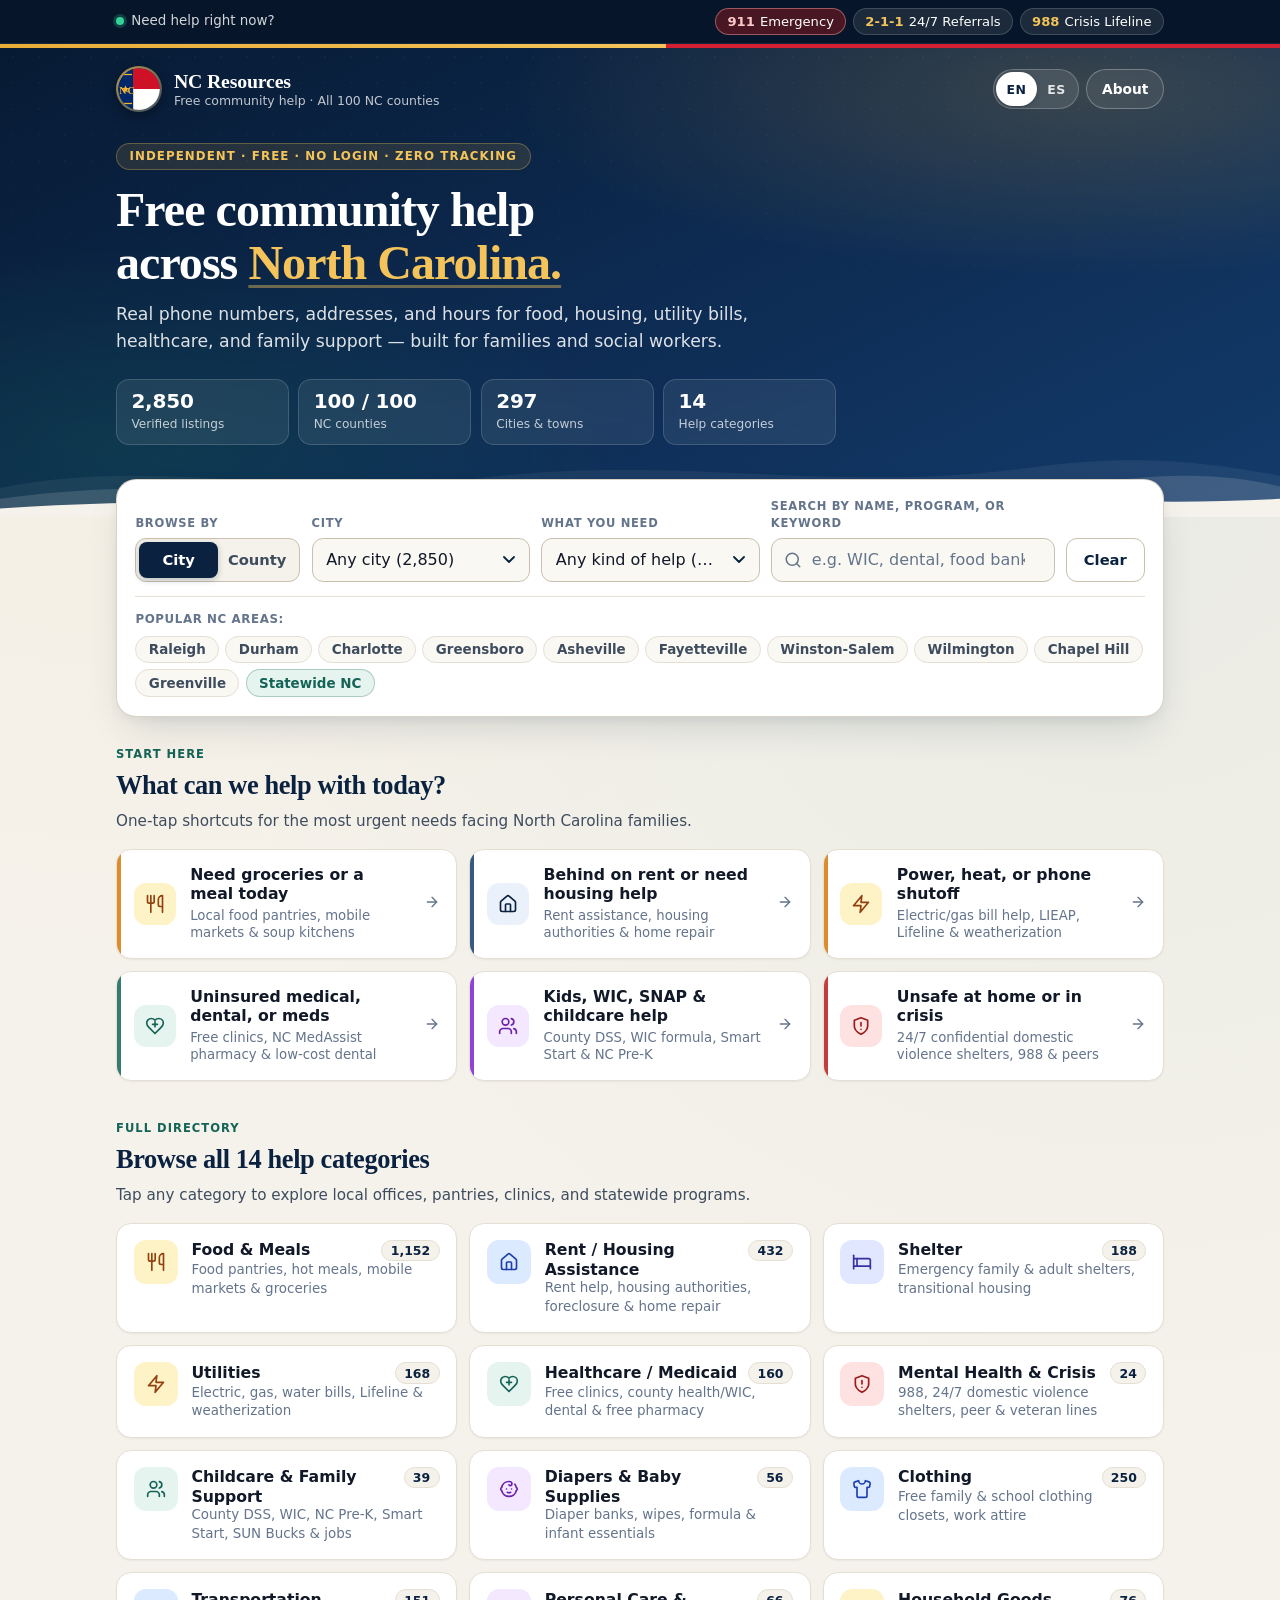
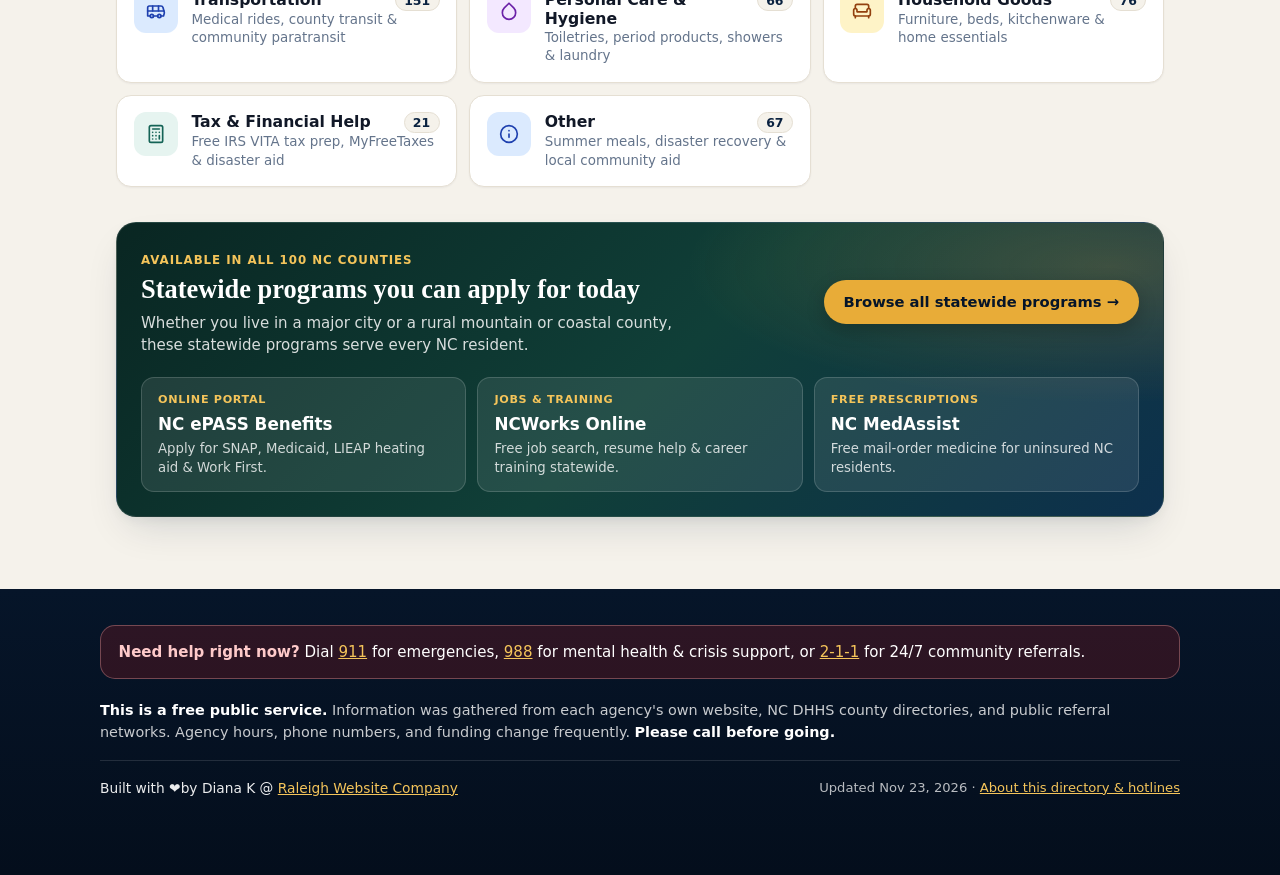
<file: index.html>
<!DOCTYPE html>
<html lang="en">
<head>
<meta charset="UTF-8" />
<meta name="viewport" content="width=device-width, initial-scale=1, maximum-scale=1, user-scalable=no, viewport-fit=cover" />
<meta name="theme-color" content="#081C36" />
<meta name="color-scheme" content="light" />
<meta name="description" content="Free directory of 2,850+ verified food, shelter, rent &amp; utility help, mental health crisis lines, childcare, WIC, dental &amp; medical clinics across all 100 North Carolina counties." />
<meta name="robots" content="index, follow" />
<meta property="og:title" content="NC Resources — Free help across all 100 North Carolina counties" />
<meta property="og:description" content="Find free food, shelter, rent &amp; utility help, crisis support, childcare, diapers, transportation, and healthcare across North Carolina." />
<meta property="og:type" content="website" />
<meta property="og:url" content="https://nc-resources.org" />
<meta property="og:site_name" content="NC Resources" />
<meta property="og:locale" content="en_US" />
<meta name="twitter:card" content="summary" />
<meta name="twitter:title" content="NC Resources — Free help across North Carolina" />
<meta name="twitter:description" content="Free directory of 2,850+ verified community resources across all 100 North Carolina counties." />
<link rel="canonical" href="https://nc-resources.org/" />
<title>NC Resources — Free help across North Carolina</title>
<link rel="icon" href="/favicon.svg" type="image/svg+xml" />
<link rel="manifest" href="/manifest.webmanifest" />
<link rel="stylesheet" href="/styles.css?v=6" />
<link rel="preload" href="/data.json" as="fetch" type="application/json" crossorigin="anonymous" />
<script type="application/ld+json">
{
  "@context": "https://schema.org",
  "@graph": [
    {
      "@type": "Organization",
      "@id": "https://nc-resources.org/#organization",
      "name": "NC Resources",
      "url": "https://nc-resources.org/",
      "logo": {
        "@type": "ImageObject",
        "url": "https://nc-resources.org/favicon.svg"
      },
      "description": "Free, independent public service directory of verified community assistance programs across all 100 North Carolina counties.",
      "areaServed": {
        "@type": "State",
        "name": "North Carolina"
      },
      "knowsLanguage": ["en", "es"]
    },
    {
      "@type": "WebSite",
      "@id": "https://nc-resources.org/#website",
      "url": "https://nc-resources.org/",
      "name": "NC Resources",
      "description": "Free directory of 2,850+ verified food, shelter, rent & utility help, mental health crisis lines, childcare, WIC, dental & medical clinics across all 100 North Carolina counties.",
      "inLanguage": ["en-US", "es-US"],
      "isAccessibleForFree": true,
      "publisher": {
        "@id": "https://nc-resources.org/#organization"
      },
      "potentialAction": {
        "@type": "SearchAction",
        "target": {
          "@type": "EntryPoint",
          "urlTemplate": "https://nc-resources.org/?q={search_term_string}"
        },
        "query-input": "required name=search_term_string"
      }
    },
    {
      "@type": "CollectionPage",
      "@id": "https://nc-resources.org/#webpage",
      "url": "https://nc-resources.org/",
      "name": "NC Resources — Free help across North Carolina",
      "description": "Free directory of 2,850+ verified food, shelter, rent & utility help, mental health crisis lines, childcare, WIC, dental & medical clinics across all 100 North Carolina counties.",
      "inLanguage": ["en-US", "es-US"],
      "isAccessibleForFree": true,
      "isPartOf": {
        "@id": "https://nc-resources.org/#website"
      },
      "about": {
        "@id": "https://nc-resources.org/#organization"
      }
    }
  ]
}
</script>
</head>
<body>

<a class="skip-link" href="#app" data-i18n="skipLink">Skip to search &amp; filters</a>

<div class="urgent-bar" role="region" aria-label="24/7 Urgent Help">
  <div class="urgent-bar-inner">
    <span class="urgent-label">
      <span class="live-dot" aria-hidden="true"></span>
      <span data-i18n="urgentLabel">Need help right now?</span>
    </span>
    <div class="urgent-links">
      <a href="tel:911" class="urgent-pill urgent-911"><strong>911</strong> <span data-i18n="urgent911">Emergency</span></a>
      <a href="tel:211" class="urgent-pill"><strong>2-1-1</strong> <span data-i18n="urgent211">24/7 Referrals</span></a>
      <a href="tel:988" class="urgent-pill"><strong>988</strong> <span data-i18n="urgent988">Crisis Lifeline</span></a>
    </div>
  </div>
</div>

<header class="hero">
  <div class="hero-accent" aria-hidden="true"></div>
  <div class="hero-glow" aria-hidden="true"></div>

  <div class="hero-inner">
    <a href="/" class="brand" aria-label="NC Resources home">
      <span class="brand-halo">
        <img src="/favicon.svg" class="brand-logo" width="44" height="44" alt="" aria-hidden="true" />
      </span>
      <span class="brand-text">
        <strong>NC Resources</strong>
        <em data-i18n="brandTagline">Free community help · All 100 NC counties</em>
      </span>
    </a>
    <nav class="hero-nav" aria-label="Primary">
      <button type="button" class="nav-saved is-hidden" id="navSavedBtn" aria-label="View saved list">
        <svg viewBox="0 0 24 24" width="16" height="16" fill="currentColor" aria-hidden="true"><path d="M19 21l-7-5-7 5V5a2 2 0 0 1 2-2h10a2 2 0 0 1 2 2z"/></svg>
        <span data-i18n="navSaved">Saved</span>
        <span class="saved-badge" id="navSavedCount">0</span>
      </button>
      <div class="lang-switch" role="group" aria-label="Language">
        <button type="button" class="lang-btn is-active" data-lang="en" aria-pressed="true">EN</button>
        <button type="button" class="lang-btn" data-lang="es" aria-pressed="false">ES</button>
      </div>
      <a class="nav-link" href="/about.html" data-i18n="navAbout">About</a>
    </nav>
  </div>

  <div class="hero-copy">
    <div class="hero-eyebrow" data-i18n="heroEyebrow">Independent · Free · No Login · Zero Tracking</div>
    <h1 class="lede">
      <span data-i18n="heroTitleLead">Free community help across</span>
      <span class="lede-accent" data-i18n="heroTitleAccent">North Carolina.</span>
    </h1>
    <p class="lede-sub" data-i18n="heroSub">Real phone numbers, addresses, and hours for food, housing, utility bills, healthcare, and family support — built for families and social workers.</p>

    <div class="hero-metrics" aria-label="Directory coverage">
      <div class="metric-card">
        <strong id="statTotal">2,850</strong>
        <span data-i18n="statPrograms">Verified listings</span>
      </div>
      <div class="metric-card">
        <strong>100 / 100</strong>
        <span data-i18n="statCounties">NC counties</span>
      </div>
      <div class="metric-card">
        <strong id="statCities">297</strong>
        <span data-i18n="statCities">Cities &amp; towns</span>
      </div>
      <div class="metric-card">
        <strong id="statBuckets">14</strong>
        <span data-i18n="statCategories">Help categories</span>
      </div>
    </div>
  </div>

  <svg class="hero-ridge" viewBox="0 0 1440 120" preserveAspectRatio="none" aria-hidden="true">
    <path class="ridge-back" d="M0,76 C180,28 340,95 540,62 C760,26 940,86 1160,46 C1290,22 1380,44 1440,58 L1440,120 L0,120 Z"/>
    <path class="ridge-mid" d="M0,92 C220,52 400,104 640,74 C860,46 1060,96 1260,64 C1350,50 1410,64 1440,74 L1440,120 L0,120 Z"/>
    <path class="ridge-front" d="M0,106 C280,82 520,114 820,94 C1060,78 1260,106 1440,92 L1440,120 L0,120 Z"/>
  </svg>
</header>

<main id="app">
  <noscript>
    <div class="noscript-fallback">
      <p><strong>This directory needs JavaScript to filter listings.</strong></p>
      <p>For free 24/7 community-help referrals across NC, dial <a href="tel:211">2-1-1</a>. For mental health crisis support, call or text <a href="tel:988">988</a>. For emergencies, dial <a href="tel:911">911</a>.</p>
    </div>
  </noscript>

  <section class="filters-shell" aria-label="Filter agencies">
    <div class="filters">
      <div class="field field-mode">
        <span class="field-label" id="placeTypeLabel" data-i18n="labelWhere">Browse by</span>
        <div class="segmented" role="group" aria-labelledby="placeTypeLabel">
          <button type="button" class="seg-btn is-active" data-place-type="city" aria-pressed="true" data-i18n="optCity">City</button>
          <button type="button" class="seg-btn" data-place-type="county" aria-pressed="false" data-i18n="optCounty">County</button>
        </div>
        <select id="placeType" class="visually-hidden" aria-labelledby="placeTypeLabel" tabindex="-1">
          <option value="city">City</option>
          <option value="county">County</option>
        </select>
      </div>

      <label class="field grow">
        <span class="field-label" id="placeValueLabel" data-i18n="optCity">City</span>
        <select id="placeValue" aria-labelledby="placeValueLabel">
          <option value="">Any city</option>
        </select>
      </label>

      <label class="field grow">
        <span class="field-label" id="bucketLabel" data-i18n="labelNeed">What you need</span>
        <select id="bucket" aria-labelledby="bucketLabel">
          <option value="">Any kind of help</option>
        </select>
      </label>

      <label class="field grow search-field">
        <span class="field-label" id="searchLabel" data-i18n="labelSearch">Search by name, program, or keyword</span>
        <span class="search-wrap">
          <svg class="search-icon" viewBox="0 0 24 24" width="18" height="18" fill="none" stroke="currentColor" stroke-width="2" stroke-linecap="round" stroke-linejoin="round" aria-hidden="true"><circle cx="11" cy="11" r="8"/><path d="m21 21-4.3-4.3"/></svg>
          <input id="search" type="search" autocomplete="off" inputmode="search" aria-labelledby="searchLabel" placeholder="e.g. WIC, dental, food bank, rent, shelter" />
        </span>
      </label>

      <button id="clear" class="btn-clear" type="button" aria-label="Clear all filters" data-i18n="btnClear">Clear</button>
    </div>

    <div class="quick-places" id="quickPlaces" aria-label="Quick select area">
      <span class="quick-label" data-i18n="quickAreas">Popular NC areas:</span>
      <div class="quick-chips" id="quickPlaceChips"></div>
    </div>
  </section>

  <div class="print-header" id="printHeader" aria-hidden="true"></div>

  <section class="toolbar is-hidden" id="toolbar">
    <div class="toolbar-top">
      <div class="status" id="status" role="status" aria-live="polite"></div>
      <div class="toolbar-actions">
        <button type="button" id="allCategoriesBtn" class="tool-btn" data-i18n="btnAllCategories">All categories</button>
        <button type="button" id="copyListBtn" class="tool-btn is-hidden" data-i18n="btnCopySaved">Copy saved list</button>
        <button type="button" id="printBtn" class="tool-btn tool-btn-primary">
          <svg viewBox="0 0 24 24" width="15" height="15" fill="none" stroke="currentColor" stroke-width="2" stroke-linecap="round" stroke-linejoin="round" aria-hidden="true"><polyline points="6 9 6 2 18 2 18 9"/><path d="M6 18H4a2 2 0 0 1-2-2v-5a2 2 0 0 1 2-2h16a2 2 0 0 1 2 2v5a2 2 0 0 1-2 2h-2"/><rect width="12" height="8" x="6" y="14"/></svg>
          <span data-i18n="btnPrint">Print list</span>
        </button>
      </div>
    </div>
    <div class="toolbar-bottom">
      <div class="active-pills" id="activePills"></div>
      <div class="quick-toggles" role="group" aria-label="Refine results">
        <button type="button" class="refine-pill" id="toggleVerified" aria-pressed="false" data-i18n="refineVerified">Verified recently</button>
        <button type="button" class="refine-pill" id="togglePhone" aria-pressed="false" data-i18n="refinePhone">Has phone</button>
        <button type="button" class="refine-pill" id="toggleWebsite" aria-pressed="false" data-i18n="refineWebsite">Has website</button>
        <button type="button" class="refine-pill" id="toggleNoSsn" aria-pressed="false" data-i18n="refineNoSsn">No SSN required</button>
        <button type="button" class="refine-pill refine-pill-ssn" id="toggleOnlySsn" aria-pressed="false" data-i18n="refineOnlySsn">Requires SSN</button>
      </div>
    </div>
  </section>

  <section class="home-discovery" id="homeDiscovery" aria-label="Explore help">
    <div class="scenarios-block">
      <div class="section-head">
        <span class="section-kicker" data-i18n="scenariosKicker">Start here</span>
        <h2 data-i18n="scenariosHeading">What can we help with today?</h2>
        <p data-i18n="scenariosSub">One-tap shortcuts for the most urgent needs facing North Carolina families.</p>
      </div>
      <div class="scenarios-grid" id="scenariosGrid"></div>
    </div>

    <div class="categories-block">
      <div class="section-head">
        <span class="section-kicker" data-i18n="browseKicker">Full directory</span>
        <h2 data-i18n="browseHeading">Browse all 14 help categories</h2>
        <p data-i18n="browseSub">Tap any category to explore local offices, pantries, clinics, and statewide programs.</p>
      </div>
      <div class="category-grid" id="categoryGrid"></div>
    </div>

    <div class="statewide-spotlight">
      <div class="spotlight-top">
        <div class="spotlight-copy">
          <span class="spotlight-eyebrow" data-i18n="spotlightEyebrow">Available in all 100 NC counties</span>
          <h3 data-i18n="spotlightTitle">Statewide programs you can apply for today</h3>
          <p data-i18n="spotlightSub">Whether you live in a major city or a rural mountain or coastal county, these statewide programs serve every NC resident.</p>
        </div>
        <button type="button" class="spotlight-btn" id="viewStatewideBtn" data-i18n="spotlightBtn">Browse all statewide programs →</button>
      </div>

      <div class="spotlight-cards">
        <a href="https://epass.nc.gov/" target="_blank" rel="noopener" class="mini-spot">
          <span class="mini-spot-tag" data-i18n="spotTag1">Online Portal</span>
          <strong>NC ePASS Benefits</strong>
          <span data-i18n="spotDesc1">Apply for SNAP, Medicaid, LIEAP heating aid &amp; Work First.</span>
        </a>
        <a href="https://www.ncworks.gov/" target="_blank" rel="noopener" class="mini-spot">
          <span class="mini-spot-tag" data-i18n="spotTag2">Jobs &amp; Training</span>
          <strong>NCWorks Online</strong>
          <span data-i18n="spotDesc2">Free job search, resume help &amp; career training statewide.</span>
        </a>
        <a href="tel:+18663311348" class="mini-spot">
          <span class="mini-spot-tag" data-i18n="spotTag3">Free Prescriptions</span>
          <strong>NC MedAssist</strong>
          <span data-i18n="spotDesc3">Free mail-order medicine for uninsured NC residents.</span>
        </a>
      </div>
    </div>
  </section>

  <h2 class="visually-hidden" data-i18n="resultsHeading">Results</h2>
  <section id="results" class="results"></section>

  <section id="statewideSection" class="statewide-results is-hidden" aria-label="Statewide programs">
    <div class="statewide-results-head">
      <div>
        <span class="statewide-tag" data-i18n="statewideBadge">Statewide NC</span>
        <h3 id="statewideHeading" data-i18n="alsoStatewide">Also available in every NC county</h3>
      </div>
      <p data-i18n="alsoStatewideSub">These statewide helplines and portals serve residents anywhere in North Carolina.</p>
    </div>
    <div id="statewideList" class="results"></div>
  </section>
</main>

<button type="button" id="floatingSaved" class="floating-saved is-hidden" aria-label="Open saved shortlist">
  <svg viewBox="0 0 24 24" width="18" height="18" fill="currentColor" aria-hidden="true"><path d="M19 21l-7-5-7 5V5a2 2 0 0 1 2-2h10a2 2 0 0 1 2 2z"/></svg>
  <span data-i18n="floatingSavedLabel">Saved list</span>
  <span class="saved-badge" id="floatingSavedCount">0</span>
</button>

<button type="button" id="backToTop" class="back-to-top is-hidden" aria-label="Back to top">
  <svg viewBox="0 0 24 24" width="18" height="18" fill="none" stroke="currentColor" stroke-width="2.4" stroke-linecap="round" stroke-linejoin="round" aria-hidden="true"><path d="m18 15-6-6-6 6"/></svg>
</button>

<div id="toast" class="toast" role="status" aria-live="polite" aria-atomic="true"></div>

<footer class="foot">
  <div class="foot-inner">
    <div class="urgent-callout">
      <p><strong data-i18n="footUrgentStrong">Need help right now?</strong> <span data-i18n="footUrgentBody">Dial</span> <a href="tel:911">911</a> <span data-i18n="footUrgentOr">for emergencies,</span> <a href="tel:988">988</a> <span data-i18n="footUrgentCrisis">for mental health &amp; crisis support, or</span> <a href="tel:211">2-1-1</a> <span data-i18n="footUrgent211">for 24/7 community referrals.</span></p>
    </div>

    <div class="foot-disclaimer">
      <p><strong data-i18n="footFreeStrong">This is a free public service.</strong> <span data-i18n="footDisclaimer">Information was gathered from each agency's own website, NC DHHS county directories, and public referral networks. Agency hours, phone numbers, and funding change frequently.</span> <strong data-i18n="footCallFirst">Please call before going.</strong></p>
    </div>

    <div class="foot-bottom">
      <p class="credit"><span data-i18n="footBuilt">Built with</span> <span aria-hidden="true">❤️</span><span class="visually-hidden"> love </span><span data-i18n="footBy">by Diana K @</span> <a href="https://raleighwebsitecompany.com/" target="_blank" rel="noopener">Raleigh Website Company</a></p>
      <p class="meta"><span data-i18n="footUpdated">Updated</span> <span id="data-date" aria-live="polite">recently</span> · <a href="/about.html" data-i18n="footAbout">About this directory &amp; hotlines</a></p>
    </div>
  </div>
</footer>

<script src="/app.js?v=7" defer></script>
</body>
</html>
</file>
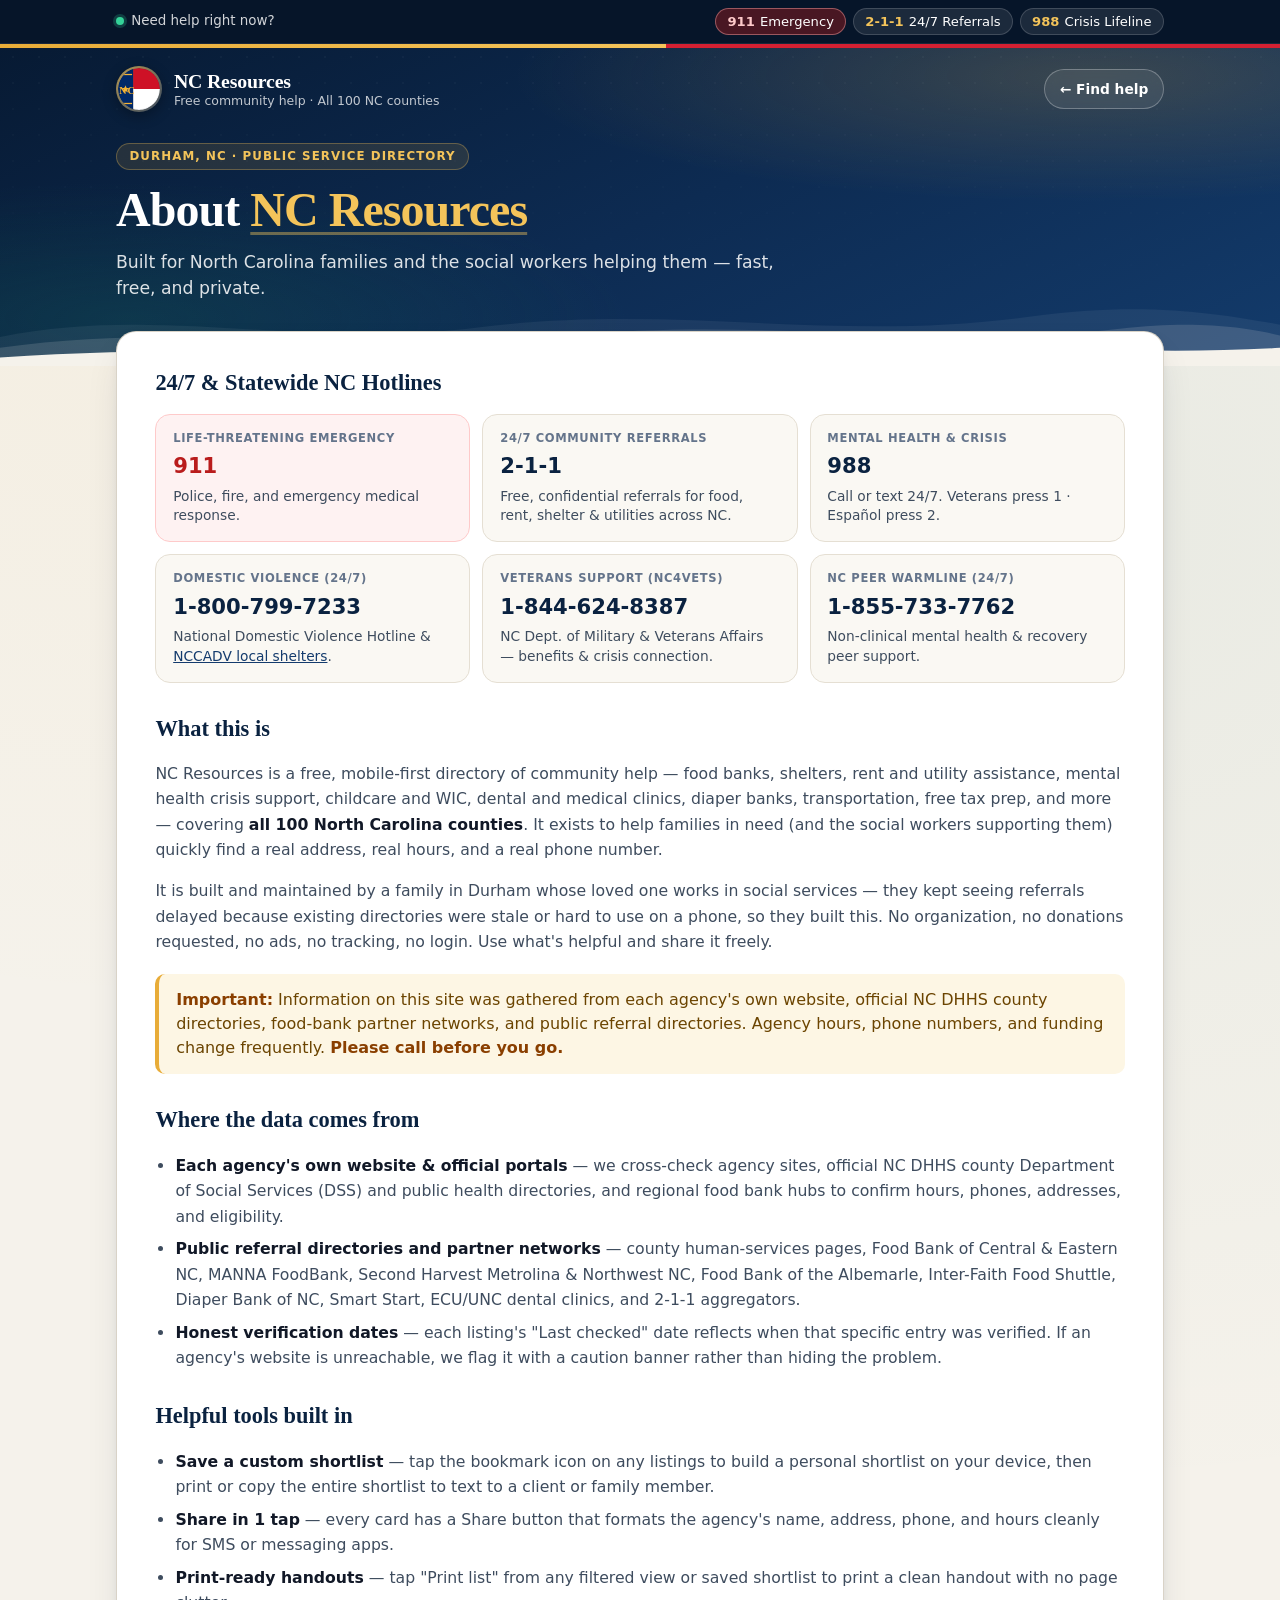
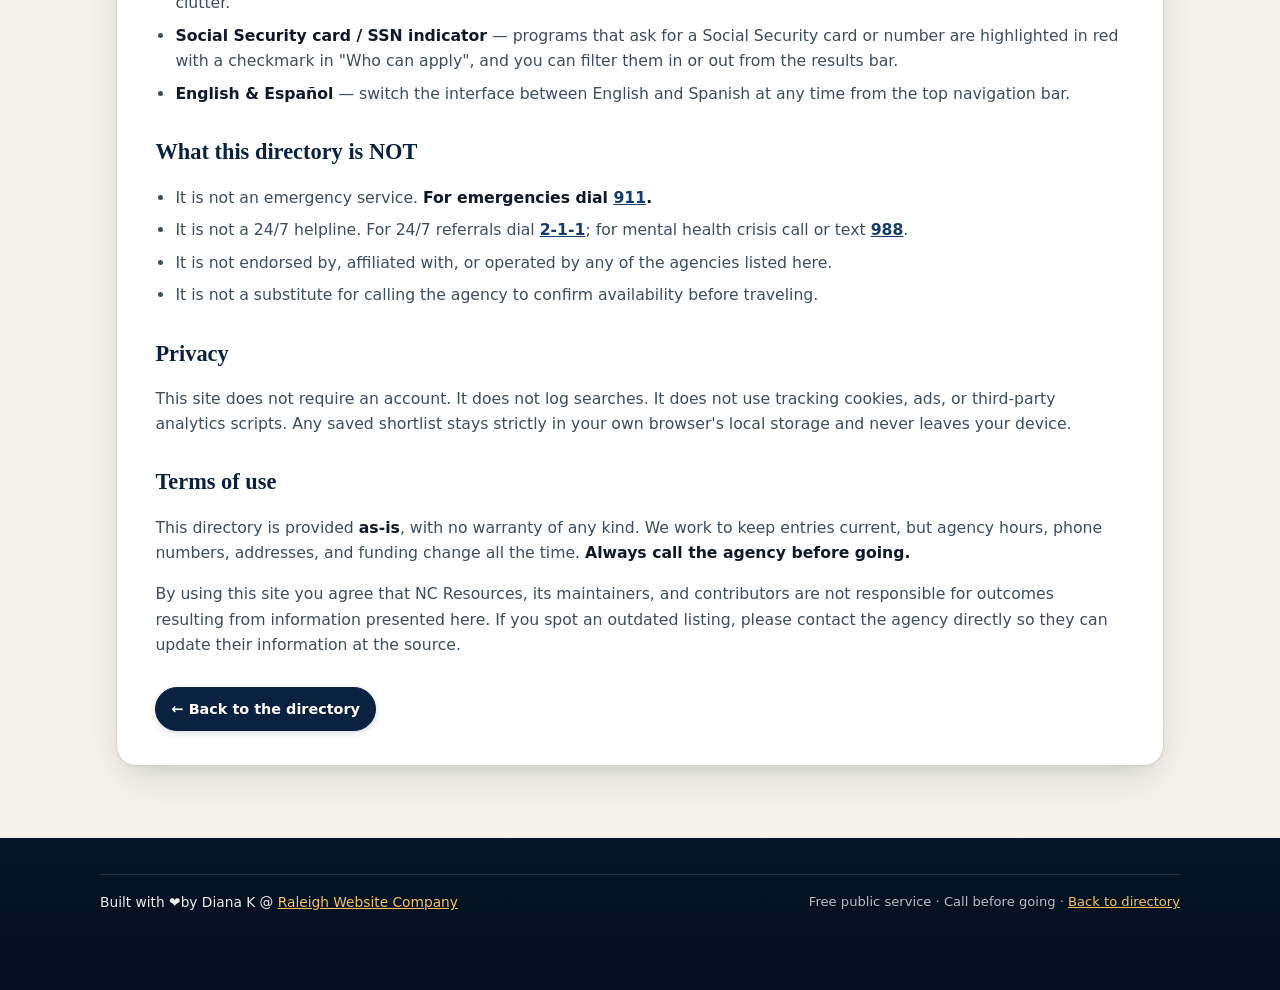
<file: about.html>
<!DOCTYPE html>
<html lang="en">
<head>
<meta charset="UTF-8" />
<meta name="viewport" content="width=device-width, initial-scale=1, maximum-scale=1, user-scalable=no, viewport-fit=cover" />
<meta name="theme-color" content="#081C36" />
<meta name="color-scheme" content="light" />
<meta name="description" content="About NC Resources — a free community directory covering all 100 North Carolina counties for food, housing, utility help, crisis support, childcare, and healthcare." />
<title>About — NC Resources</title>
<link rel="icon" href="/favicon.svg" type="image/svg+xml" />
<link rel="manifest" href="/manifest.webmanifest" />
<link rel="stylesheet" href="/styles.css?v=6" />
<script type="application/ld+json">
{
  "@context": "https://schema.org",
  "@graph": [
    {
      "@type": "Organization",
      "@id": "https://nc-resources.org/#organization",
      "name": "NC Resources",
      "url": "https://nc-resources.org/",
      "logo": {
        "@type": "ImageObject",
        "url": "https://nc-resources.org/favicon.svg"
      },
      "description": "Free, independent public service directory of verified community assistance programs across all 100 North Carolina counties.",
      "areaServed": {
        "@type": "State",
        "name": "North Carolina"
      },
      "knowsLanguage": ["en", "es"]
    },
    {
      "@type": "WebSite",
      "@id": "https://nc-resources.org/#website",
      "url": "https://nc-resources.org/",
      "name": "NC Resources",
      "publisher": {
        "@id": "https://nc-resources.org/#organization"
      }
    },
    {
      "@type": "AboutPage",
      "@id": "https://nc-resources.org/about#webpage",
      "url": "https://nc-resources.org/about",
      "name": "About — NC Resources",
      "description": "About NC Resources — a free community directory covering all 100 North Carolina counties for food, housing, utility help, crisis support, childcare, and healthcare.",
      "inLanguage": "en-US",
      "isAccessibleForFree": true,
      "isPartOf": {
        "@id": "https://nc-resources.org/#website"
      },
      "about": {
        "@id": "https://nc-resources.org/#organization"
      }
    }
  ]
}
</script>
</head>
<body>

<a class="skip-link" href="#about-main">Skip to content</a>

<div class="urgent-bar" role="region" aria-label="24/7 Urgent Help">
  <div class="urgent-bar-inner">
    <span class="urgent-label">
      <span class="live-dot" aria-hidden="true"></span>
      <span>Need help right now?</span>
    </span>
    <div class="urgent-links">
      <a href="tel:911" class="urgent-pill urgent-911"><strong>911</strong> <span>Emergency</span></a>
      <a href="tel:211" class="urgent-pill"><strong>2-1-1</strong> <span>24/7 Referrals</span></a>
      <a href="tel:988" class="urgent-pill"><strong>988</strong> <span>Crisis Lifeline</span></a>
    </div>
  </div>
</div>

<header class="hero hero-compact">
  <div class="hero-accent" aria-hidden="true"></div>
  <div class="hero-glow" aria-hidden="true"></div>
  <div class="hero-inner">
    <a href="/" class="brand" aria-label="NC Resources home">
      <span class="brand-halo">
        <img src="/favicon.svg" class="brand-logo" width="44" height="44" alt="" aria-hidden="true" />
      </span>
      <span class="brand-text">
        <strong>NC Resources</strong>
        <em>Free community help · All 100 NC counties</em>
      </span>
    </a>
    <nav class="hero-nav" aria-label="Primary">
      <a class="nav-link" href="/">← Find help</a>
    </nav>
  </div>
  <div class="hero-copy">
    <div class="hero-eyebrow">Durham, NC · Public Service Directory</div>
    <h1 class="lede">About <span class="lede-accent">NC Resources</span></h1>
    <p class="lede-sub">Built for North Carolina families and the social workers helping them — fast, free, and private.</p>
  </div>
  <svg class="hero-ridge" viewBox="0 0 1440 120" preserveAspectRatio="none" aria-hidden="true">
    <path class="ridge-back" d="M0,76 C180,28 340,95 540,62 C760,26 940,86 1160,46 C1290,22 1380,44 1440,58 L1440,120 L0,120 Z"/>
    <path class="ridge-mid" d="M0,92 C220,52 400,104 640,74 C860,46 1060,96 1260,64 C1350,50 1410,64 1440,74 L1440,120 L0,120 Z"/>
    <path class="ridge-front" d="M0,106 C280,82 520,114 820,94 C1060,78 1260,106 1440,92 L1440,120 L0,120 Z"/>
  </svg>
</header>

<main id="about-main">
  <section class="prose">
    <h2>24/7 &amp; Statewide NC Hotlines</h2>
    <div class="hotline-grid">
      <div class="hotline-card hotline-urgent">
        <span class="hotline-label">Life-Threatening Emergency</span>
        <a class="hotline-num" href="tel:911">911</a>
        <p>Police, fire, and emergency medical response.</p>
      </div>
      <div class="hotline-card">
        <span class="hotline-label">24/7 Community Referrals</span>
        <a class="hotline-num" href="tel:211">2-1-1</a>
        <p>Free, confidential referrals for food, rent, shelter &amp; utilities across NC.</p>
      </div>
      <div class="hotline-card">
        <span class="hotline-label">Mental Health &amp; Crisis</span>
        <a class="hotline-num" href="tel:988">988</a>
        <p>Call or text 24/7. Veterans press 1 · Español press 2.</p>
      </div>
      <div class="hotline-card">
        <span class="hotline-label">Domestic Violence (24/7)</span>
        <a class="hotline-num" href="tel:+18007997233">1-800-799-7233</a>
        <p>National Domestic Violence Hotline &amp; <a href="https://nccadv.org" target="_blank" rel="noopener">NCCADV local shelters</a>.</p>
      </div>
      <div class="hotline-card">
        <span class="hotline-label">Veterans Support (NC4VETS)</span>
        <a class="hotline-num" href="tel:+18446248387">1-844-624-8387</a>
        <p>NC Dept. of Military &amp; Veterans Affairs — benefits &amp; crisis connection.</p>
      </div>
      <div class="hotline-card">
        <span class="hotline-label">NC Peer Warmline (24/7)</span>
        <a class="hotline-num" href="tel:+18557337762">1-855-733-7762</a>
        <p>Non-clinical mental health &amp; recovery peer support.</p>
      </div>
    </div>

    <h2>What this is</h2>
    <p>NC Resources is a free, mobile-first directory of community help — food banks, shelters, rent and utility assistance, mental health crisis support, childcare and WIC, dental and medical clinics, diaper banks, transportation, free tax prep, and more — covering <strong>all 100 North Carolina counties</strong>. It exists to help families in need (and the social workers supporting them) quickly find a real address, real hours, and a real phone number.</p>

    <p>It is built and maintained by a family in Durham whose loved one works in social services — they kept seeing referrals delayed because existing directories were stale or hard to use on a phone, so they built this. No organization, no donations requested, no ads, no tracking, no login. Use what's helpful and share it freely.</p>

    <div class="prose-callout">
      <strong>Important:</strong> Information on this site was gathered from each agency's own website, official NC DHHS county directories, food-bank partner networks, and public referral directories. Agency hours, phone numbers, and funding change frequently. <strong>Please call before you go.</strong>
    </div>

    <h2>Where the data comes from</h2>
    <ul>
      <li><strong>Each agency's own website &amp; official portals</strong> — we cross-check agency sites, official NC DHHS county Department of Social Services (DSS) and public health directories, and regional food bank hubs to confirm hours, phones, addresses, and eligibility.</li>
      <li><strong>Public referral directories and partner networks</strong> — county human-services pages, Food Bank of Central &amp; Eastern NC, MANNA FoodBank, Second Harvest Metrolina &amp; Northwest NC, Food Bank of the Albemarle, Inter-Faith Food Shuttle, Diaper Bank of NC, Smart Start, ECU/UNC dental clinics, and 2-1-1 aggregators.</li>
      <li><strong>Honest verification dates</strong> — each listing's "Last checked" date reflects when that specific entry was verified. If an agency's website is unreachable, we flag it with a caution banner rather than hiding the problem.</li>
    </ul>

    <h2>Helpful tools built in</h2>
    <ul>
      <li><strong>Save a custom shortlist</strong> — tap the bookmark icon on any listings to build a personal shortlist on your device, then print or copy the entire shortlist to text to a client or family member.</li>
      <li><strong>Share in 1 tap</strong> — every card has a Share button that formats the agency's name, address, phone, and hours cleanly for SMS or messaging apps.</li>
      <li><strong>Print-ready handouts</strong> — tap "Print list" from any filtered view or saved shortlist to print a clean handout with no page clutter.</li>
      <li><strong>Social Security card / SSN indicator</strong> — programs that ask for a Social Security card or number are highlighted in red with a checkmark in "Who can apply", and you can filter them in or out from the results bar.</li>
      <li><strong>English &amp; Español</strong> — switch the interface between English and Spanish at any time from the top navigation bar.</li>
    </ul>

    <h2>What this directory is NOT</h2>
    <ul>
      <li>It is not an emergency service. <strong>For emergencies dial <a href="tel:911">911</a>.</strong></li>
      <li>It is not a 24/7 helpline. For 24/7 referrals dial <strong><a href="tel:211">2-1-1</a></strong>; for mental health crisis call or text <strong><a href="tel:988">988</a></strong>.</li>
      <li>It is not endorsed by, affiliated with, or operated by any of the agencies listed here.</li>
      <li>It is not a substitute for calling the agency to confirm availability before traveling.</li>
    </ul>

    <h2>Privacy</h2>
    <p>This site does not require an account. It does not log searches. It does not use tracking cookies, ads, or third-party analytics scripts. Any saved shortlist stays strictly in your own browser's local storage and never leaves your device.</p>

    <h2>Terms of use</h2>
    <p>This directory is provided <strong>as-is</strong>, with no warranty of any kind. We work to keep entries current, but agency hours, phone numbers, addresses, and funding change all the time. <strong>Always call the agency before going.</strong></p>
    <p>By using this site you agree that NC Resources, its maintainers, and contributors are not responsible for outcomes resulting from information presented here. If you spot an outdated listing, please contact the agency directly so they can update their information at the source.</p>

    <div class="prose-back">
      <a href="/" class="cta">← Back to the directory</a>
    </div>
  </section>
</main>

<footer class="foot">
  <div class="foot-inner">
    <div class="foot-bottom">
      <p class="credit">Built with <span aria-hidden="true">❤️</span><span class="visually-hidden"> love </span>by Diana K @ <a href="https://raleighwebsitecompany.com/" target="_blank" rel="noopener">Raleigh Website Company</a></p>
      <p class="meta">Free public service · Call before going · <a href="/">Back to directory</a></p>
    </div>
  </div>
</footer>

</body>
</html>
</file>
<file: styles.css>
/* NC Resources — Elevated Piedmont Civic Flagship Design System
 * Zero external requests, strict CSP safe, WCAG AAA contrast, mobile-first & print-ready.
 */

:root {
  --navy-deep: #061529;
  --navy: #0A2240;
  --navy-mid: #143B6D;
  --navy-light: #205295;
  --navy-soft: #EAF1FA;

  --gold: #E8AC38;
  --gold-bright: #F4C45A;
  --gold-dark: #855400;
  --gold-soft: #FDF6E4;

  --pine: #146356;
  --pine-dark: #0D423A;
  --pine-soft: #E6F4F0;

  --crimson: #B91C1C;
  --crimson-soft: #FEF2F2;
  --crimson-border: #FECACA;

  --canvas: #F5F2EB;
  --paper: #FFFFFF;
  --surface-subtle: #FAF8F3;

  --ink: #111827;
  --ink-soft: #3E4C5E;
  --ink-mute: #64748B;

  --line: #E5DFD3;
  --line-strong: #C9C0AF;

  --shadow-xs: 0 1px 2px rgba(8, 28, 54, 0.05);
  --shadow-sm: 0 4px 14px rgba(8, 28, 54, 0.07), 0 1px 3px rgba(8, 28, 54, 0.05);
  --shadow-md: 0 18px 40px -12px rgba(8, 28, 54, 0.16), 0 4px 12px -2px rgba(8, 28, 54, 0.06);
  --shadow-lg: 0 24px 48px -14px rgba(6, 21, 41, 0.28);

  --radius-sm: 9px;
  --radius: 15px;
  --radius-lg: 20px;
  --tap: 44px;

  --font-body: -apple-system, BlinkMacSystemFont, "Segoe UI", system-ui, "Helvetica Neue", Arial, sans-serif;
  --font-display: "Iowan Old Style", "Palatino Linotype", Georgia, "Times New Roman", serif;
}

*, *::before, *::after { box-sizing: border-box; }
html {
  -webkit-text-size-adjust: 100%;
  scroll-behavior: smooth;
  overflow-x: clip;
  overscroll-behavior-x: none;
  touch-action: pan-y;
}
body {
  margin: 0;
  font-family: var(--font-body);
  font-size: 16px;
  line-height: 1.5;
  color: var(--ink);
  background: var(--canvas);
  background-image: radial-gradient(circle at 12% 0%, rgba(232, 172, 56, 0.07), transparent 36%),
                    radial-gradient(circle at 88% 20%, rgba(20, 99, 86, 0.05), transparent 42%);
  -webkit-font-smoothing: antialiased;
  text-rendering: optimizeLegibility;
  overflow-x: clip;
  overscroll-behavior-x: none;
  touch-action: pan-y;
  max-width: 100%;
}

a { color: var(--navy-mid); }
a:hover { color: var(--navy); }

:focus-visible {
  outline: 3px solid var(--navy);
  outline-offset: 2px;
  box-shadow: 0 0 0 5px var(--gold);
}

.is-hidden { display: none !important; }

.visually-hidden {
  position: absolute !important;
  clip: rect(1px, 1px, 1px, 1px);
  clip-path: inset(50%);
  width: 1px; height: 1px;
  overflow: hidden;
  white-space: nowrap;
  padding: 0; margin: -1px; border: 0;
}

.skip-link {
  position: absolute;
  left: -9999px;
  top: 0;
  background: var(--navy);
  color: var(--paper);
  padding: 0.7rem 1.1rem;
  text-decoration: none;
  font-weight: 600;
  z-index: 200;
  border-radius: 0 0 var(--radius-sm) 0;
}
.skip-link:focus { left: 0; top: 0; }

.noscript-fallback {
  background: var(--paper);
  border: 2px solid var(--crimson);
  border-radius: var(--radius);
  padding: 1rem 1.2rem;
  margin: 1rem 0;
}
.noscript-fallback p { margin: 0.4rem 0; }
.noscript-fallback a { color: var(--crimson); font-weight: 700; }

/* ---------- Urgent Help Utility Bar ---------- */

.urgent-bar {
  background: var(--navy-deep);
  color: rgba(255, 255, 255, 0.92);
  border-bottom: 1px solid rgba(255, 255, 255, 0.08);
  font-size: 0.84rem;
}
.urgent-bar-inner {
  max-width: 1080px;
  margin: 0 auto;
  padding: 0.48rem max(1rem, env(safe-area-inset-right, 0px)) 0.48rem max(1rem, env(safe-area-inset-left, 0px));
  display: flex;
  flex-wrap: wrap;
  align-items: center;
  justify-content: space-between;
  gap: 0.45rem 0.75rem;
}
.urgent-label {
  display: inline-flex;
  align-items: center;
  gap: 0.45rem;
  color: rgba(255, 255, 255, 0.82);
  font-weight: 500;
}
.live-dot {
  width: 8px;
  height: 8px;
  border-radius: 50%;
  background: #34D399;
  box-shadow: 0 0 0 3px rgba(52, 211, 153, 0.22);
  flex-shrink: 0;
}
.urgent-links {
  display: flex;
  flex-wrap: wrap;
  gap: 0.4rem;
}
.urgent-pill {
  display: inline-flex;
  align-items: center;
  gap: 0.32rem;
  color: var(--paper);
  background: rgba(255, 255, 255, 0.09);
  border: 1px solid rgba(255, 255, 255, 0.16);
  text-decoration: none;
  padding: 0.26rem 0.72rem;
  border-radius: 999px;
  font-size: 0.82rem;
  line-height: 1.3;
  transition: background 0.15s ease, transform 0.15s ease;
}
.urgent-pill:hover {
  background: rgba(255, 255, 255, 0.2);
  color: var(--paper);
  transform: translateY(-1px);
}
.urgent-pill strong {
  color: var(--gold-bright);
  font-variant-numeric: tabular-nums;
}
.urgent-pill.urgent-911 {
  background: rgba(185, 28, 28, 0.38);
  border-color: rgba(252, 165, 165, 0.45);
}
.urgent-pill.urgent-911 strong { color: #FECACA; }
.urgent-pill.urgent-911:hover { background: rgba(185, 28, 28, 0.6); }

/* ---------- Atmospheric Blue Ridge Hero ---------- */

.hero {
  background:
    radial-gradient(ellipse 75% 65% at 85% 10%, rgba(232, 172, 56, 0.20) 0%, transparent 60%),
    radial-gradient(ellipse 65% 70% at 10% 85%, rgba(20, 99, 86, 0.28) 0%, transparent 60%),
    linear-gradient(155deg, #071A33 0%, #0D2B52 52%, #133B6B 100%);
  color: var(--paper);
  padding: 0 0 4.5rem;
  position: relative;
  overflow: hidden;
}
.hero-compact {
  padding-bottom: 4rem;
}
.hero-accent {
  height: 4px;
  background: linear-gradient(90deg, var(--gold) 0%, var(--gold-bright) 52%, #D42032 52%, #D42032 100%);
}
.hero-glow {
  position: absolute;
  inset: 0;
  pointer-events: none;
  background-image: radial-gradient(rgba(255, 255, 255, 0.06) 1px, transparent 1px);
  background-size: 26px 26px;
  mask-image: linear-gradient(to bottom, rgba(0, 0, 0, 0.55), transparent 85%);
  -webkit-mask-image: linear-gradient(to bottom, rgba(0, 0, 0, 0.55), transparent 85%);
}
.hero-ridge {
  position: absolute;
  left: 0;
  right: 0;
  bottom: -1px;
  width: 100%;
  height: 82px;
  pointer-events: none;
  display: block;
}
.ridge-back { fill: rgba(255, 255, 255, 0.06); }
.ridge-mid { fill: rgba(245, 242, 235, 0.14); }
.ridge-front { fill: var(--canvas); }

.hero-inner {
  max-width: 1080px;
  margin: 0 auto;
  padding: 1.15rem max(1rem, env(safe-area-inset-right, 0px)) 0 max(1rem, env(safe-area-inset-left, 0px));
  display: flex;
  flex-wrap: wrap;
  align-items: center;
  justify-content: space-between;
  gap: 0.65rem 0.75rem;
  position: relative;
  z-index: 2;
}
.brand {
  display: inline-flex;
  align-items: center;
  gap: 0.75rem;
  text-decoration: none;
  color: var(--paper);
  min-width: 0;
  flex: 1 1 140px;
}
.brand:hover { color: var(--paper); }
.brand-halo {
  display: grid;
  place-items: center;
  padding: 2px;
  border-radius: 50%;
  background: linear-gradient(135deg, rgba(244, 196, 90, 0.75), rgba(255, 255, 255, 0.2));
  box-shadow: 0 4px 14px rgba(0, 0, 0, 0.3);
  flex-shrink: 0;
}
.brand-logo {
  width: 42px;
  height: 42px;
  border-radius: 50%;
  display: block;
}
.brand-text {
  display: flex;
  flex-direction: column;
  line-height: 1.15;
  min-width: 0;
}
.brand-text strong {
  font-family: var(--font-display);
  font-size: 1.24rem;
  letter-spacing: -0.01em;
}
.brand-text em {
  font-style: normal;
  font-size: 0.78rem;
  color: rgba(255, 255, 255, 0.75);
  margin-top: 2px;
}

.hero-nav {
  display: flex;
  align-items: center;
  flex-wrap: wrap;
  gap: 0.45rem;
  flex-shrink: 0;
}
.nav-saved {
  display: inline-flex;
  align-items: center;
  gap: 0.35rem;
  background: rgba(232, 172, 56, 0.18);
  border: 1px solid rgba(244, 196, 90, 0.5);
  color: var(--paper);
  font-family: inherit;
  font-size: 0.84rem;
  font-weight: 700;
  padding: 0.42rem 0.78rem;
  border-radius: 999px;
  min-height: 40px;
  cursor: pointer;
  transition: background 0.15s ease;
}
.nav-saved:hover { background: rgba(232, 172, 56, 0.32); }
.nav-saved svg { color: var(--gold-bright); }
.saved-badge {
  background: var(--gold);
  color: var(--navy-deep);
  font-size: 0.74rem;
  font-weight: 800;
  padding: 0.08rem 0.44rem;
  border-radius: 999px;
  font-variant-numeric: tabular-nums;
}

.lang-switch {
  display: inline-flex;
  background: rgba(255, 255, 255, 0.10);
  border: 1px solid rgba(255, 255, 255, 0.22);
  border-radius: 999px;
  padding: 2px;
  backdrop-filter: blur(8px);
}
.lang-btn {
  background: transparent;
  border: none;
  color: rgba(255, 255, 255, 0.86);
  font-family: inherit;
  font-size: 0.78rem;
  font-weight: 700;
  padding: 0.35rem 0.65rem;
  min-height: 34px;
  border-radius: 999px;
  cursor: pointer;
  letter-spacing: 0.04em;
  transition: background 0.15s ease, color 0.15s ease;
}
.lang-btn.is-active {
  background: var(--paper);
  color: var(--navy);
  box-shadow: 0 1px 4px rgba(0, 0, 0, 0.2);
}
.nav-link {
  color: var(--paper);
  text-decoration: none;
  border: 1px solid rgba(255, 255, 255, 0.28);
  background: rgba(255, 255, 255, 0.07);
  backdrop-filter: blur(8px);
  padding: 0.45rem 0.92rem;
  border-radius: 999px;
  font-size: 0.86rem;
  font-weight: 600;
  min-height: 40px;
  display: inline-flex;
  align-items: center;
  transition: background 0.15s ease, border-color 0.15s ease;
}
.nav-link:hover {
  background: rgba(255, 255, 255, 0.18);
  border-color: rgba(255, 255, 255, 0.45);
  color: var(--paper);
}

.hero-copy {
  max-width: 1080px;
  margin: 1.9rem auto 0;
  padding: 0 max(1rem, env(safe-area-inset-right, 0px)) 0 max(1rem, env(safe-area-inset-left, 0px));
  position: relative;
  z-index: 2;
}
.hero-eyebrow {
  display: inline-flex;
  align-items: center;
  flex-wrap: wrap;
  gap: 0.4rem;
  max-width: 100%;
  font-size: 0.74rem;
  font-weight: 700;
  text-transform: uppercase;
  letter-spacing: 0.09em;
  line-height: 1.35;
  color: var(--gold-bright);
  background: rgba(232, 172, 56, 0.13);
  border: 1px solid rgba(244, 196, 90, 0.30);
  padding: 0.3rem 0.78rem;
  border-radius: 16px;
  margin-bottom: 0.85rem;
}
.lede {
  margin: 0;
  font-family: var(--font-display);
  font-size: clamp(1.95rem, 4.8vw, 3rem);
  line-height: 1.1;
  font-weight: 700;
  letter-spacing: -0.02em;
  max-width: 22ch;
}
.lede-accent {
  color: var(--gold-bright);
  text-decoration: underline;
  text-decoration-color: rgba(244, 196, 90, 0.42);
  text-decoration-thickness: 3px;
  text-underline-offset: 6px;
}
.lede-sub {
  margin: 0.75rem 0 0;
  font-size: clamp(0.98rem, 2vw, 1.08rem);
  color: rgba(255, 255, 255, 0.86);
  max-width: 60ch;
  line-height: 1.55;
}

.hero-metrics {
  display: grid;
  grid-template-columns: repeat(2, minmax(0, 1fr));
  gap: 0.6rem;
  margin-top: 1.5rem;
  max-width: 720px;
}
.metric-card {
  background: rgba(255, 255, 255, 0.08);
  border: 1px solid rgba(255, 255, 255, 0.15);
  backdrop-filter: blur(10px);
  border-radius: 13px;
  padding: 0.65rem 0.9rem;
  display: flex;
  flex-direction: column;
  min-width: 0;
}
.metric-card strong {
  font-size: 1.25rem;
  line-height: 1.15;
  color: var(--paper);
  font-variant-numeric: tabular-nums;
  letter-spacing: -0.01em;
}
.metric-card span {
  font-size: 0.76rem;
  color: rgba(255, 255, 255, 0.74);
  margin-top: 0.12rem;
}

/* ---------- Main Container & Floating Command Dock ---------- */

main {
  max-width: 1080px;
  margin: 0 auto;
  padding: 0 max(1rem, env(safe-area-inset-right, 0px)) 4.5rem max(1rem, env(safe-area-inset-left, 0px));
  position: relative;
  z-index: 3;
}

.filters-shell {
  background: var(--paper);
  border: 1px solid rgba(201, 192, 175, 0.7);
  border-radius: var(--radius-lg);
  padding: 1.15rem;
  margin: -2.4rem 0 1.5rem;
  box-shadow: var(--shadow-md);
  position: relative;
  z-index: 4;
  min-width: 0;
  max-width: 100%;
}

.filters {
  display: grid;
  gap: 0.7rem;
  grid-template-columns: minmax(0, 1fr);
}

.field {
  display: flex;
  flex-direction: column;
  min-width: 0;
}
.field-label {
  font-size: 0.72rem;
  font-weight: 700;
  text-transform: uppercase;
  letter-spacing: 0.06em;
  color: var(--ink-mute);
  margin-bottom: 0.32rem;
}

.segmented {
  display: grid;
  grid-template-columns: 1fr 1fr;
  background: var(--canvas);
  border: 1px solid var(--line-strong);
  border-radius: 11px;
  padding: 3px;
  min-height: var(--tap);
}
.seg-btn {
  border: none;
  background: transparent;
  color: var(--ink-soft);
  font-family: inherit;
  font-size: 0.92rem;
  font-weight: 600;
  border-radius: 8px;
  cursor: pointer;
  padding: 0.4rem 0.5rem;
  transition: background 0.15s ease, color 0.15s ease, box-shadow 0.15s ease;
}
.seg-btn.is-active {
  background: var(--navy);
  color: var(--paper);
  box-shadow: 0 2px 6px rgba(10, 34, 64, 0.25);
}
.seg-btn:disabled { opacity: 0.55; cursor: progress; }

select {
  appearance: none;
  -webkit-appearance: none;
  background: var(--surface-subtle) url("data:image/svg+xml;utf8,<svg xmlns='http://www.w3.org/2000/svg' width='12' height='8' viewBox='0 0 12 8'><path d='M1 1l5 5 5-5' stroke='%230A2240' stroke-width='1.8' fill='none' stroke-linecap='round' stroke-linejoin='round'/></svg>") no-repeat right 0.85rem center;
  border: 1px solid var(--line-strong);
  border-radius: 11px;
  padding: 0.65rem 2.25rem 0.65rem 0.85rem;
  font-size: 16px;
  font-family: inherit;
  min-height: var(--tap);
  width: 100%;
  min-width: 0;
  max-width: 100%;
  overflow: hidden;
  text-overflow: ellipsis;
  white-space: nowrap;
  color: var(--ink);
  transition: border-color 0.15s ease, background-color 0.15s ease, box-shadow 0.15s ease;
}
select:hover { border-color: var(--navy-mid); background-color: var(--paper); }
select:disabled, select[aria-busy="true"] { opacity: 0.55; cursor: progress; }

.search-wrap {
  position: relative;
  display: block;
  width: 100%;
  min-width: 0;
}
.search-icon {
  position: absolute;
  left: 0.85rem;
  top: 50%;
  transform: translateY(-50%);
  color: var(--ink-mute);
  pointer-events: none;
}
input[type="search"] {
  appearance: none;
  -webkit-appearance: none;
  background: var(--surface-subtle);
  border: 1px solid var(--line-strong);
  border-radius: 11px;
  padding: 0.65rem 0.85rem 0.65rem 2.5rem;
  font-size: 16px;
  min-height: var(--tap);
  width: 100%;
  min-width: 0;
  max-width: 100%;
  color: var(--ink);
  font-family: inherit;
  transition: border-color 0.15s ease, background-color 0.15s ease;
}
input[type="search"]:hover, input[type="search"]:focus {
  border-color: var(--navy-mid);
  background: var(--paper);
}
input[type="search"]::placeholder { color: var(--ink-mute); }

.btn-clear {
  background: var(--paper);
  border: 1px solid var(--line-strong);
  color: var(--navy);
  border-radius: 11px;
  padding: 0.65rem 1.05rem;
  font-family: inherit;
  font-size: 0.92rem;
  font-weight: 700;
  min-height: var(--tap);
  cursor: pointer;
  transition: background 0.15s ease, border-color 0.15s ease;
}
.btn-clear:hover { background: var(--navy-soft); border-color: var(--navy-mid); }
.btn-clear:disabled { opacity: 0.5; cursor: not-allowed; }

.quick-places {
  display: flex;
  align-items: center;
  flex-wrap: wrap;
  gap: 0.45rem;
  margin-top: 0.9rem;
  padding-top: 0.85rem;
  border-top: 1px solid var(--line);
}
.quick-label {
  font-size: 0.74rem;
  font-weight: 700;
  text-transform: uppercase;
  letter-spacing: 0.05em;
  color: var(--ink-mute);
  margin-right: 0.15rem;
}
.quick-chips {
  display: flex;
  flex-wrap: wrap;
  gap: 0.38rem;
}
.chip {
  background: var(--surface-subtle);
  border: 1px solid var(--line);
  color: var(--ink-soft);
  font-family: inherit;
  font-size: 0.84rem;
  font-weight: 600;
  padding: 0.34rem 0.78rem;
  border-radius: 999px;
  cursor: pointer;
  transition: all 0.15s ease;
}
.chip:hover {
  background: var(--navy-soft);
  border-color: var(--navy-mid);
  color: var(--navy);
  transform: translateY(-1px);
}
.chip.is-active {
  background: var(--navy);
  border-color: var(--navy);
  color: var(--paper);
  box-shadow: 0 2px 8px rgba(10, 34, 64, 0.22);
}
.chip.chip-statewide {
  background: var(--pine-soft);
  border-color: rgba(20, 99, 86, 0.28);
  color: var(--pine);
}
.chip.chip-statewide:hover,
.chip.chip-statewide.is-active {
  background: var(--pine);
  border-color: var(--pine);
  color: var(--paper);
}

body.is-loading .filters-shell::after {
  content: "";
  position: absolute;
  inset: 0;
  border-radius: var(--radius-lg);
  pointer-events: none;
  background: linear-gradient(90deg, transparent 0%, rgba(232, 172, 56, 0.15) 50%, transparent 100%);
  background-size: 200% 100%;
  animation: shimmer 1.4s linear infinite;
}
@keyframes shimmer {
  from { background-position: 100% 0; }
  to   { background-position: -100% 0; }
}

/* ---------- Results Toolbar & Refine Bar ---------- */

.toolbar {
  display: flex;
  flex-direction: column;
  gap: 0.65rem;
  margin: 0.25rem 0 1.15rem;
  padding: 0.8rem 1rem;
  background: var(--paper);
  border: 1px solid var(--line);
  border-radius: var(--radius);
  box-shadow: var(--shadow-xs);
  min-width: 0;
  max-width: 100%;
}
.toolbar-top {
  display: flex;
  flex-wrap: wrap;
  align-items: center;
  justify-content: space-between;
  gap: 0.6rem;
}
.toolbar-bottom {
  display: flex;
  flex-wrap: wrap;
  align-items: center;
  justify-content: space-between;
  gap: 0.5rem;
  padding-top: 0.6rem;
  border-top: 1px solid var(--line);
}
.status {
  font-size: 0.96rem;
  color: var(--ink-soft);
  min-width: 0;
  overflow-wrap: anywhere;
}
.status .count {
  color: var(--navy);
  font-weight: 800;
  font-variant-numeric: tabular-nums;
}
.toolbar-actions {
  display: flex;
  flex-wrap: wrap;
  gap: 0.45rem;
}
.tool-btn {
  display: inline-flex;
  align-items: center;
  gap: 0.35rem;
  background: var(--surface-subtle);
  border: 1px solid var(--line-strong);
  color: var(--navy);
  font-family: inherit;
  font-size: 0.85rem;
  font-weight: 600;
  padding: 0.42rem 0.85rem;
  border-radius: 999px;
  cursor: pointer;
  min-height: 36px;
  transition: background 0.15s ease, border-color 0.15s ease, transform 0.15s ease;
}
.tool-btn:hover { background: var(--navy-soft); border-color: var(--navy-mid); }
.tool-btn-primary {
  background: var(--navy);
  border-color: var(--navy);
  color: var(--paper);
}
.tool-btn-primary:hover { background: var(--navy-mid); color: var(--paper); }

.active-pills {
  display: flex;
  flex-wrap: wrap;
  gap: 0.4rem;
}
.active-pill {
  display: inline-flex;
  align-items: center;
  gap: 0.35rem;
  max-width: 100%;
  overflow-wrap: anywhere;
  background: var(--navy-soft);
  color: var(--navy);
  border: 1px solid rgba(20, 59, 109, 0.2);
  font-family: inherit;
  font-size: 0.8rem;
  font-weight: 700;
  padding: 0.24rem 0.6rem;
  border-radius: 999px;
  cursor: pointer;
}
.active-pill:hover { background: #DCE7F5; }
.active-pill .x { font-size: 0.95rem; line-height: 1; opacity: 0.7; }

.quick-toggles {
  display: flex;
  flex-wrap: wrap;
  gap: 0.35rem;
}
.refine-pill {
  background: var(--surface-subtle);
  border: 1px solid var(--line);
  color: var(--ink-soft);
  font-family: inherit;
  font-size: 0.8rem;
  font-weight: 600;
  padding: 0.28rem 0.68rem;
  border-radius: 999px;
  cursor: pointer;
  transition: all 0.15s ease;
}
.refine-pill:hover { border-color: var(--navy-mid); color: var(--navy); }
.refine-pill.is-active {
  background: var(--pine);
  border-color: var(--pine);
  color: var(--paper);
}
.refine-pill-ssn {
  border-color: var(--crimson-border);
  color: #991B1B;
  background: var(--crimson-soft);
}
.refine-pill-ssn:hover {
  border-color: var(--crimson);
  color: var(--crimson);
}
.refine-pill-ssn.is-active {
  background: var(--crimson);
  border-color: var(--crimson);
  color: var(--paper);
}

/* ---------- Home Discovery: Scenarios & Category Grid ---------- */

.home-discovery {
  display: flex;
  flex-direction: column;
  gap: 2.15rem;
  margin-top: 0.5rem;
}
.section-head { margin-bottom: 1rem; }
.section-kicker {
  display: inline-block;
  font-size: 0.72rem;
  font-weight: 800;
  text-transform: uppercase;
  letter-spacing: 0.09em;
  color: var(--pine);
  margin-bottom: 0.2rem;
}
.section-head h2 {
  margin: 0;
  font-family: var(--font-display);
  font-size: clamp(1.35rem, 3vw, 1.65rem);
  color: var(--navy);
  letter-spacing: -0.015em;
}
.section-head p {
  margin: 0.25rem 0 0;
  color: var(--ink-soft);
  font-size: 0.95rem;
}

/* Urgent Situation Shortcuts */
.scenarios-grid {
  display: grid;
  gap: 0.75rem;
  grid-template-columns: minmax(0, 1fr);
}
.scenario-card {
  display: flex;
  align-items: center;
  gap: 0.9rem;
  text-align: left;
  background: var(--paper);
  border: 1px solid var(--line);
  border-radius: var(--radius);
  padding: 0.95rem 1.05rem;
  cursor: pointer;
  font-family: inherit;
  color: var(--ink);
  box-shadow: var(--shadow-xs);
  position: relative;
  overflow: hidden;
  min-width: 0;
  width: 100%;
  transition: transform 0.18s ease, box-shadow 0.18s ease, border-color 0.18s ease;
}
.scenario-card::before {
  content: "";
  position: absolute;
  left: 0;
  top: 0;
  bottom: 0;
  width: 4px;
  background: var(--navy-mid);
  opacity: 0.85;
}
.scenario-card[data-tone="amber"]::before { background: #D97706; }
.scenario-card[data-tone="crimson"]::before { background: var(--crimson); }
.scenario-card[data-tone="pine"]::before { background: var(--pine); }
.scenario-card[data-tone="indigo"]::before { background: #4338CA; }
.scenario-card[data-tone="plum"]::before { background: #7E22CE; }

.scenario-card:hover {
  transform: translateY(-2px);
  box-shadow: var(--shadow-sm);
  border-color: var(--navy-mid);
}
.scenario-icon {
  width: 42px;
  height: 42px;
  border-radius: 12px;
  display: grid;
  place-items: center;
  flex-shrink: 0;
  background: var(--navy-soft);
  color: var(--navy);
}
.scenario-card[data-tone="amber"] .scenario-icon { background: #FEF3C7; color: #92400E; }
.scenario-card[data-tone="crimson"] .scenario-icon { background: #FEE2E2; color: #991B1B; }
.scenario-card[data-tone="pine"] .scenario-icon { background: var(--pine-soft); color: var(--pine); }
.scenario-card[data-tone="indigo"] .scenario-icon { background: #E0E7FF; color: #3730A3; }
.scenario-card[data-tone="plum"] .scenario-icon { background: #F3E8FF; color: #6B21A8; }

.scenario-copy { flex: 1; min-width: 0; }
.scenario-copy strong {
  display: block;
  font-size: 0.98rem;
  color: var(--ink);
  line-height: 1.25;
}
.scenario-copy span {
  display: block;
  font-size: 0.83rem;
  color: var(--ink-mute);
  margin-top: 0.16rem;
  line-height: 1.35;
}
.scenario-arrow {
  color: var(--ink-mute);
  flex-shrink: 0;
  transition: transform 0.16s ease, color 0.16s ease;
}
.scenario-card:hover .scenario-arrow {
  transform: translateX(3px);
  color: var(--navy);
}

/* 15-Category Grid */
.category-grid {
  display: grid;
  gap: 0.75rem;
  grid-template-columns: minmax(0, 1fr);
}
.cat-card {
  display: flex;
  align-items: flex-start;
  gap: 0.85rem;
  text-align: left;
  background: var(--paper);
  border: 1px solid var(--line);
  border-radius: var(--radius);
  padding: 1rem 1.05rem;
  cursor: pointer;
  font-family: inherit;
  color: var(--ink);
  box-shadow: var(--shadow-xs);
  transition: transform 0.18s ease, box-shadow 0.18s ease, border-color 0.18s ease;
  min-width: 0;
  width: 100%;
}
.cat-card:hover {
  transform: translateY(-3px);
  box-shadow: var(--shadow-sm);
  border-color: var(--navy-mid);
}
.cat-icon {
  width: 44px;
  height: 44px;
  border-radius: 12px;
  display: grid;
  place-items: center;
  flex-shrink: 0;
  background: var(--navy-soft);
  color: var(--navy);
  transition: transform 0.18s ease;
}
.cat-card:hover .cat-icon { transform: scale(1.06); }
.cat-card[data-tone="amber"] .cat-icon { background: #FEF3C7; color: #92400E; }
.cat-card[data-tone="blue"] .cat-icon { background: #DBEAFE; color: #1E40AF; }
.cat-card[data-tone="pine"] .cat-icon { background: var(--pine-soft); color: var(--pine); }
.cat-card[data-tone="crimson"] .cat-icon { background: #FEE2E2; color: #991B1B; }
.cat-card[data-tone="indigo"] .cat-icon { background: #E0E7FF; color: #3730A3; }
.cat-card[data-tone="plum"] .cat-icon { background: #F3E8FF; color: #6B21A8; }

.cat-body { flex: 1; min-width: 0; }
.cat-top {
  display: flex;
  align-items: baseline;
  justify-content: space-between;
  gap: 0.5rem;
}
.cat-title {
  font-weight: 700;
  font-size: 0.98rem;
  color: var(--ink);
  line-height: 1.25;
}
.cat-count {
  font-size: 0.78rem;
  font-weight: 700;
  font-variant-numeric: tabular-nums;
  color: var(--navy);
  background: var(--canvas);
  border: 1px solid var(--line);
  padding: 0.14rem 0.52rem;
  border-radius: 999px;
  flex-shrink: 0;
}
.cat-desc {
  margin: 0.28rem 0 0;
  font-size: 0.84rem;
  color: var(--ink-mute);
  line-height: 1.38;
}

/* Statewide Spotlight Card */
.statewide-spotlight {
  background:
    radial-gradient(ellipse 70% 80% at 95% 15%, rgba(232, 172, 56, 0.22), transparent 58%),
    linear-gradient(135deg, #092622 0%, #103F38 52%, #0D304D 100%);
  color: var(--paper);
  border-radius: var(--radius-lg);
  padding: 1.5rem;
  display: flex;
  flex-direction: column;
  gap: 1.25rem;
  box-shadow: var(--shadow-md);
  border: 1px solid rgba(255, 255, 255, 0.10);
}
.spotlight-top {
  display: flex;
  flex-direction: column;
  gap: 1rem;
}
.spotlight-eyebrow {
  display: inline-block;
  font-size: 0.74rem;
  font-weight: 700;
  text-transform: uppercase;
  letter-spacing: 0.08em;
  color: var(--gold-bright);
  margin-bottom: 0.3rem;
}
.spotlight-copy h3 {
  margin: 0;
  font-family: var(--font-display);
  font-size: clamp(1.3rem, 3vw, 1.65rem);
  line-height: 1.18;
}
.spotlight-copy p {
  margin: 0.38rem 0 0;
  font-size: 0.94rem;
  color: rgba(255, 255, 255, 0.84);
  max-width: 58ch;
}
.spotlight-btn {
  display: inline-flex;
  align-items: center;
  justify-content: center;
  align-self: flex-start;
  background: var(--gold);
  color: var(--navy-deep);
  border: none;
  border-radius: 999px;
  padding: 0.68rem 1.25rem;
  font-family: inherit;
  font-size: 0.92rem;
  font-weight: 800;
  cursor: pointer;
  min-height: var(--tap);
  box-shadow: 0 6px 18px rgba(0, 0, 0, 0.22);
  transition: transform 0.15s ease, background 0.15s ease;
}
.spotlight-btn:hover { background: var(--gold-bright); transform: translateY(-1px); }

.spotlight-cards {
  display: grid;
  gap: 0.7rem;
  grid-template-columns: minmax(0, 1fr);
}
.mini-spot {
  display: flex;
  flex-direction: column;
  text-decoration: none;
  background: rgba(255, 255, 255, 0.09);
  border: 1px solid rgba(255, 255, 255, 0.16);
  border-radius: 13px;
  padding: 0.9rem 1rem;
  color: var(--paper);
  min-width: 0;
  transition: background 0.15s ease, transform 0.15s ease, border-color 0.15s ease;
}
.mini-spot:hover {
  background: rgba(255, 255, 255, 0.16);
  border-color: rgba(244, 196, 90, 0.5);
  color: var(--paper);
  transform: translateY(-2px);
}
.mini-spot-tag {
  font-size: 0.7rem;
  font-weight: 700;
  text-transform: uppercase;
  letter-spacing: 0.06em;
  color: var(--gold-bright);
}
.mini-spot strong {
  font-size: 1.05rem;
  margin-top: 0.18rem;
  color: var(--paper);
}
.mini-spot span:last-child {
  font-size: 0.83rem;
  color: rgba(255, 255, 255, 0.8);
  margin-top: 0.2rem;
  line-height: 1.38;
}

/* ---------- Magazine-Grade Agency Cards ---------- */

.results {
  display: grid;
  grid-template-columns: minmax(0, 1fr);
  gap: 1rem;
}

.card {
  background: var(--paper);
  border: 1px solid var(--line);
  border-radius: var(--radius);
  padding: 1.15rem 1.2rem 1.05rem;
  box-shadow: var(--shadow-xs);
  display: flex;
  flex-direction: column;
  position: relative;
  min-width: 0;
  max-width: 100%;
  overflow-wrap: break-word;
  transition: transform 0.18s ease, box-shadow 0.18s ease, border-color 0.18s ease;
}
.card:hover {
  transform: translateY(-2px);
  box-shadow: var(--shadow-sm);
  border-color: var(--line-strong);
}
.card[data-flag="caution"] {
  border-top: 3px solid var(--gold);
}
.card[data-flag="critical"] {
  border: 1.5px solid var(--crimson-border);
  border-top: 3px solid var(--crimson);
  background: #FFFAFA;
}
.card[data-ssn="true"] {
  border: 1.5px solid #F87171;
  border-top: 4px solid var(--crimson);
  background: var(--crimson-soft);
}
.card[data-ssn="true"]:hover {
  border-color: var(--crimson);
}
.card[data-ssn="true"] .card-name {
  color: #7F1D1D;
}
.card[data-ssn="true"] .card-rows {
  background: #FFF7F7;
  border-color: var(--crimson-border);
}
.card[data-ssn="true"] .card-foot {
  border-top-color: var(--crimson-border);
}

.card-head {
  min-width: 0;
}
.card-top-row {
  display: flex;
  align-items: flex-start;
  justify-content: space-between;
  gap: 0.6rem;
  margin-bottom: 0.45rem;
  min-width: 0;
}
.card-badges {
  display: flex;
  flex-wrap: wrap;
  align-items: center;
  gap: 0.35rem;
  flex: 1;
  min-width: 0;
}
.badge {
  display: inline-flex;
  align-items: center;
  gap: 0.25rem;
  max-width: 100%;
  overflow-wrap: anywhere;
  font-size: 0.7rem;
  font-weight: 700;
  text-transform: uppercase;
  letter-spacing: 0.05em;
  padding: 0.2rem 0.58rem;
  border-radius: 999px;
  background: var(--navy-soft);
  color: var(--navy);
}
.badge[data-tone="amber"] { background: #FEF3C7; color: #92400E; }
.badge[data-tone="blue"] { background: #DBEAFE; color: #1E40AF; }
.badge[data-tone="pine"] { background: var(--pine-soft); color: var(--pine); }
.badge[data-tone="crimson"] { background: #FEE2E2; color: #991B1B; }
.badge[data-tone="indigo"] { background: #E0E7FF; color: #3730A3; }
.badge[data-tone="plum"] { background: #F3E8FF; color: #6B21A8; }

.badge-statewide {
  background: var(--pine-soft);
  color: var(--pine);
}
.badge-verified {
  background: #ECFDF5;
  color: #065F46;
  text-transform: none;
  letter-spacing: 0;
  font-size: 0.72rem;
}
.badge-ssn {
  background: var(--crimson);
  color: #FFFFFF;
  text-transform: none;
  letter-spacing: 0;
  font-size: 0.72rem;
}
.badge-prog {
  background: transparent;
  color: var(--ink-mute);
  padding: 0;
  text-transform: none;
  letter-spacing: 0;
  font-weight: 600;
  font-size: 0.78rem;
}

.save-btn {
  display: grid;
  place-items: center;
  width: 36px;
  height: 36px;
  border-radius: 50%;
  border: 1px solid var(--line);
  background: var(--surface-subtle);
  color: var(--ink-mute);
  cursor: pointer;
  flex-shrink: 0;
  transition: all 0.15s ease;
}
.save-btn:hover { border-color: var(--navy-mid); color: var(--navy); background: var(--navy-soft); }
.save-btn.is-saved {
  background: var(--gold-soft);
  border-color: var(--gold);
  color: var(--gold-dark);
}
.save-btn.is-saved svg { fill: var(--gold); stroke: var(--gold-dark); }

.card-name {
  font-family: var(--font-display);
  font-size: 1.24rem;
  line-height: 1.24;
  margin: 0 0 0.32rem;
  color: var(--ink);
  letter-spacing: -0.01em;
  overflow-wrap: anywhere;
}
.card-loc {
  display: flex;
  align-items: flex-start;
  gap: 0.38rem;
  font-size: 0.87rem;
  color: var(--ink-soft);
  margin-bottom: 0.75rem;
  min-width: 0;
}
.card-loc svg { flex-shrink: 0; margin-top: 3px; color: var(--ink-mute); }
.card-loc-text {
  flex: 1;
  min-width: 0;
  display: flex;
  flex-wrap: wrap;
  align-items: baseline;
  gap: 0.22rem 0.4rem;
  line-height: 1.42;
  overflow-wrap: anywhere;
}
.county-tag {
  display: inline-block;
  white-space: nowrap;
  font-size: 0.74rem;
  font-weight: 600;
  color: var(--ink-mute);
  background: var(--canvas);
  padding: 0.08rem 0.48rem;
  border-radius: 999px;
}

.card-rows {
  display: grid;
  grid-template-columns: minmax(0, 1fr);
  gap: 0.45rem;
  padding: 0.75rem 0.85rem;
  background: var(--surface-subtle);
  border: 1px solid var(--line);
  border-radius: 11px;
  min-width: 0;
}
.row {
  display: flex;
  gap: 0.5rem;
  align-items: flex-start;
  font-size: 0.9rem;
  line-height: 1.44;
  min-width: 0;
}
.row-icon {
  flex-shrink: 0;
  width: 18px;
  height: 18px;
  margin-top: 2px;
  color: var(--navy-mid);
  display: grid;
  place-items: center;
}
.row-text {
  flex: 1;
  min-width: 0;
  overflow-wrap: anywhere;
  word-break: break-word;
  color: var(--ink-soft);
}
.row-text strong { font-weight: 600; color: var(--ink); }
.row-who.is-ssn .row-icon,
.row-docs.is-ssn .row-icon {
  color: var(--crimson);
}
.row-who.is-ssn .row-text strong,
.row-docs.is-ssn .row-text strong {
  color: #991B1B;
}
.ssn-check-tag {
  display: inline-flex;
  align-items: center;
  gap: 0.25rem;
  margin: 0.15rem 0 0 0.35rem;
  padding: 0.08rem 0.52rem;
  max-width: 100%;
  border-radius: 999px;
  background: #FEE2E2;
  border: 1px solid #FCA5A5;
  color: #991B1B;
  font-size: 0.78rem;
  font-weight: 700;
  line-height: 1.35;
  vertical-align: baseline;
}
.ssn-check-tag svg {
  color: var(--crimson);
  flex-shrink: 0;
}

.cta-row {
  display: flex;
  gap: 0.45rem;
  flex-wrap: wrap;
  margin-top: auto;
  padding-top: 0.85rem;
}
.cta {
  display: inline-flex;
  align-items: center;
  justify-content: center;
  gap: 0.38rem;
  max-width: 100%;
  text-decoration: none;
  background: var(--navy);
  color: var(--paper);
  border: 1.5px solid var(--navy);
  padding: 0.54rem 0.95rem;
  border-radius: 999px;
  font-family: inherit;
  font-size: 0.9rem;
  font-weight: 600;
  line-height: 1.25;
  min-height: var(--tap);
  flex: 1 1 auto;
  text-align: center;
  cursor: pointer;
  box-shadow: 0 2px 6px rgba(10, 34, 64, 0.16);
  transition: background 0.15s ease, color 0.15s ease, border-color 0.15s ease, transform 0.15s ease;
}
.cta:hover { background: var(--navy-mid); border-color: var(--navy-mid); color: var(--paper); transform: translateY(-1px); }
.cta.alt {
  background: var(--paper);
  color: var(--navy);
  border: 1.5px solid var(--line-strong);
  box-shadow: none;
  flex: 0 1 auto;
}
.cta.alt:hover { background: var(--navy-soft); border-color: var(--navy-mid); color: var(--navy); }
.cta.share-btn {
  padding: 0.54rem 0.8rem;
  flex: 0 0 auto;
}

.notes {
  background: var(--gold-soft);
  border-left: 3px solid var(--gold);
  padding: 0.58rem 0.78rem;
  border-radius: 8px;
  margin-top: 0.75rem;
  font-size: 0.84rem;
  color: #6B4400;
  line-height: 1.44;
  min-width: 0;
  overflow-wrap: anywhere;
  word-break: break-word;
}
.notes strong { color: #8A3F00; }
.notes[data-strong="true"] {
  background: var(--crimson-soft);
  border-left-color: var(--crimson);
  color: #7F1D1D;
}
.notes[data-strong="true"] strong { color: var(--crimson); }

.card-foot {
  display: flex;
  align-items: center;
  justify-content: space-between;
  flex-wrap: wrap;
  gap: 0.4rem;
  margin-top: 0.7rem;
  padding-top: 0.55rem;
  border-top: 1px dashed var(--line);
}
.expand-toggle {
  display: inline-flex;
  align-items: center;
  gap: 0.3rem;
  background: transparent;
  border: none;
  color: var(--navy-mid);
  font-family: inherit;
  font-weight: 600;
  font-size: 0.86rem;
  padding: 0.25rem 0;
  cursor: pointer;
}
.expand-toggle:hover { text-decoration: underline; color: var(--navy); }
.expand-toggle svg { transition: transform 0.18s ease; }
.expand-toggle[aria-expanded="true"] svg { transform: rotate(180deg); }

.verified {
  font-size: 0.75rem;
  color: var(--ink-mute);
}

.detail {
  display: none;
  margin-top: 0.5rem;
  padding: 0.7rem 0.85rem;
  background: var(--surface-subtle);
  border-radius: 9px;
  border: 1px solid var(--line);
  min-width: 0;
}
.detail.open { display: block; }
.detail p {
  margin: 0;
  font-size: 0.9rem;
  color: var(--ink-soft);
  line-height: 1.52;
  overflow-wrap: anywhere;
  word-break: break-word;
}

/* ---------- Statewide Supplement ---------- */

.statewide-results {
  margin-top: 2.25rem;
  padding-top: 1.6rem;
  border-top: 2px solid var(--line);
}
.statewide-results-head { margin-bottom: 1rem; }
.statewide-tag {
  display: inline-block;
  font-size: 0.72rem;
  font-weight: 700;
  text-transform: uppercase;
  letter-spacing: 0.06em;
  background: var(--pine-soft);
  color: var(--pine);
  padding: 0.2rem 0.62rem;
  border-radius: 999px;
  margin-bottom: 0.35rem;
}
.statewide-results-head h3 {
  margin: 0;
  font-family: var(--font-display);
  font-size: 1.3rem;
  color: var(--navy);
}
.statewide-results-head p {
  margin: 0.22rem 0 0;
  font-size: 0.9rem;
  color: var(--ink-soft);
}

/* ---------- Floating Saved Pill, Back-to-Top, Empty & Toast ---------- */

.floating-saved {
  position: fixed;
  bottom: calc(1rem + env(safe-area-inset-bottom, 0px));
  right: max(1rem, env(safe-area-inset-right, 0px));
  max-width: calc(100vw - 5rem);
  display: inline-flex;
  align-items: center;
  gap: 0.45rem;
  background: var(--navy-deep);
  color: var(--paper);
  border: 1.5px solid rgba(244, 196, 90, 0.55);
  border-radius: 999px;
  padding: 0.65rem 1.05rem;
  font-family: inherit;
  font-size: 0.9rem;
  font-weight: 700;
  box-shadow: var(--shadow-lg);
  cursor: pointer;
  z-index: 90;
  transition: transform 0.16s ease, background 0.16s ease;
}
.floating-saved:hover { background: var(--navy); transform: translateY(-2px); }
.floating-saved svg { color: var(--gold-bright); }

.back-to-top {
  position: fixed;
  bottom: calc(1rem + env(safe-area-inset-bottom, 0px));
  left: max(1rem, env(safe-area-inset-left, 0px));
  width: 44px;
  height: 44px;
  border-radius: 50%;
  display: grid;
  place-items: center;
  background: rgba(255, 255, 255, 0.94);
  backdrop-filter: blur(8px);
  color: var(--navy);
  border: 1px solid var(--line-strong);
  box-shadow: var(--shadow-sm);
  cursor: pointer;
  z-index: 80;
  transition: transform 0.15s ease, background 0.15s ease;
}
.back-to-top:hover { background: var(--navy-soft); transform: translateY(-2px); }

.empty {
  text-align: center;
  padding: 2.5rem 1.25rem;
  background: var(--paper);
  border: 1px solid var(--line);
  border-radius: var(--radius);
  color: var(--ink-soft);
  grid-column: 1 / -1;
  min-width: 0;
}
.empty p { font-size: 1rem; margin: 0.45rem 0; }
.empty strong { color: var(--ink); }
.meta-error {
  font-size: 0.76rem;
  color: var(--ink-mute);
  font-family: ui-monospace, SFMono-Regular, Menlo, monospace;
  margin-top: 0.9rem !important;
  overflow-wrap: anywhere;
}

.toast {
  position: fixed;
  bottom: calc(1.25rem + env(safe-area-inset-bottom, 0px));
  left: 50%;
  transform: translateX(-50%) translateY(16px);
  max-width: calc(100vw - 2rem);
  width: max-content;
  text-align: center;
  background: var(--navy-deep);
  color: var(--paper);
  border: 1px solid rgba(244, 196, 90, 0.35);
  padding: 0.7rem 1.2rem;
  border-radius: 14px;
  font-size: 0.9rem;
  font-weight: 600;
  box-shadow: var(--shadow-lg);
  opacity: 0;
  pointer-events: none;
  transition: opacity 0.2s ease, transform 0.2s ease;
  z-index: 250;
}
.toast.is-visible {
  opacity: 1;
  transform: translateX(-50%) translateY(0);
}

/* ---------- About Page Prose ---------- */

.prose {
  background: var(--paper);
  border: 1px solid rgba(201, 192, 175, 0.7);
  border-radius: var(--radius-lg);
  padding: 1.6rem 1.4rem;
  box-shadow: var(--shadow-md);
  margin-top: -2.2rem;
  position: relative;
  z-index: 4;
  min-width: 0;
  overflow-wrap: break-word;
}
.prose h2 {
  font-family: var(--font-display);
  font-size: 1.4rem;
  margin: 1.8rem 0 0.6rem;
  color: var(--navy);
}
.prose h2:first-child { margin-top: 0; }
.prose p, .prose li { font-size: 0.98rem; line-height: 1.62; color: var(--ink-soft); overflow-wrap: anywhere; }
.prose strong { color: var(--ink); }
.prose ul { padding-left: 1.25rem; }
.prose li { margin-bottom: 0.45rem; }
.prose-callout {
  background: var(--gold-soft);
  border-left: 4px solid var(--gold);
  padding: 0.9rem 1.05rem;
  border-radius: 10px;
  color: #6B4400;
  margin: 1.2rem 0;
}
.prose-callout strong { color: #8A3F00; }
.prose-back { margin-top: 1.85rem; }
.prose-back .cta { flex: 0 0 auto; }

.hotline-grid {
  display: grid;
  gap: 0.75rem;
  grid-template-columns: minmax(0, 1fr);
  margin: 0.85rem 0 1.4rem;
}
.hotline-card {
  background: var(--surface-subtle);
  border: 1px solid var(--line);
  border-radius: var(--radius);
  padding: 0.95rem 1.05rem;
  min-width: 0;
  transition: border-color 0.15s ease, box-shadow 0.15s ease;
}
.hotline-card:hover { border-color: var(--navy-mid); box-shadow: var(--shadow-xs); }
.hotline-card.hotline-urgent {
  background: var(--crimson-soft);
  border-color: var(--crimson-border);
}
.hotline-card.hotline-urgent .hotline-num { color: var(--crimson); }
.hotline-label {
  display: block;
  font-size: 0.72rem;
  font-weight: 700;
  text-transform: uppercase;
  letter-spacing: 0.055em;
  color: var(--ink-mute);
}
.hotline-num {
  display: inline-block;
  font-size: 1.32rem;
  font-weight: 800;
  color: var(--navy);
  text-decoration: none;
  margin: 0.18rem 0;
  font-variant-numeric: tabular-nums;
}
.hotline-num:hover { text-decoration: underline; }
.hotline-card p { margin: 0.15rem 0 0; font-size: 0.86rem; line-height: 1.42; }

/* ---------- Footer ---------- */

.foot {
  background: linear-gradient(180deg, var(--navy-deep) 0%, #040E1C 100%);
  color: rgba(255, 255, 255, 0.84);
  padding: 2.25rem max(1rem, env(safe-area-inset-right, 0px)) calc(4.75rem + env(safe-area-inset-bottom, 0px)) max(1rem, env(safe-area-inset-left, 0px));
  font-size: 0.9rem;
  line-height: 1.55;
}
.foot-inner {
  max-width: 1080px;
  margin: 0 auto;
}
.foot a { color: var(--gold-bright); text-decoration: underline; }
.urgent-callout {
  background: rgba(185, 28, 28, 0.22);
  border: 1px solid rgba(252, 165, 165, 0.35);
  border-radius: var(--radius);
  padding: 0.9rem 1.1rem;
  margin-bottom: 1.2rem;
  color: var(--paper);
}
.urgent-callout p { margin: 0; font-size: 0.94rem; }
.urgent-callout strong { color: #FECACA; }
.foot-disclaimer p { margin: 0 0 1.05rem; color: rgba(255, 255, 255, 0.78); }
.foot-disclaimer strong { color: var(--paper); }
.foot-bottom {
  padding-top: 1.05rem;
  border-top: 1px solid rgba(255, 255, 255, 0.12);
  display: flex;
  flex-wrap: wrap;
  justify-content: space-between;
  gap: 0.45rem 1rem;
}
.foot .credit { margin: 0; font-size: 0.86rem; color: rgba(255, 255, 255, 0.92); }
.foot .meta { margin: 0; font-size: 0.82rem; color: rgba(255, 255, 255, 0.72); }

.print-header { display: none; }

/* ---------- Responsive Breakpoints ---------- */

@media (max-width: 639px) {
  .cta-row .cta:not(.alt) {
    flex: 1 1 100%;
  }
  .cta-row .cta.alt,
  .cta-row .cta.share-btn {
    flex: 1 1 auto;
    padding: 0.54rem 0.72rem;
    font-size: 0.86rem;
  }
  .spotlight-btn {
    width: 100%;
  }
  .expand-toggle {
    min-height: 36px;
  }
  .chip,
  .refine-pill {
    min-height: 36px;
    display: inline-flex;
    align-items: center;
  }
  .back-to-top {
    width: 40px;
    height: 40px;
  }
}

@media (max-width: 520px) {
  .urgent-bar-inner {
    gap: 0.35rem 0.55rem;
  }
  .hero-inner {
    padding-top: 0.95rem;
    gap: 0.55rem;
  }
  .brand {
    gap: 0.6rem;
  }
  .brand-logo {
    width: 38px;
    height: 38px;
  }
  .brand-text strong {
    font-size: 1.12rem;
  }
  .brand-text em {
    font-size: 0.72rem;
  }
  .hero-nav {
    gap: 0.35rem;
  }
  .lang-btn {
    padding: 0.3rem 0.54rem;
    min-height: 32px;
    font-size: 0.76rem;
  }
  .nav-link {
    padding: 0.36rem 0.72rem;
    font-size: 0.82rem;
    min-height: 36px;
  }
  .nav-saved {
    padding: 0.34rem 0.62rem;
    font-size: 0.8rem;
    min-height: 36px;
  }
  .hero-copy {
    margin-top: 1.45rem;
  }
  .hero-eyebrow {
    font-size: 0.68rem;
    letter-spacing: 0.06em;
    padding: 0.28rem 0.68rem;
  }
  .lede-accent {
    text-underline-offset: 4px;
  }
  .filters-shell {
    padding: 0.95rem 0.9rem;
    margin: -2.1rem 0 1.25rem;
    border-radius: 16px;
  }
  .toolbar {
    padding: 0.75rem 0.85rem;
  }
  .card {
    padding: 1rem 0.95rem 0.95rem;
  }
  .card-rows {
    padding: 0.68rem 0.75rem;
  }
  .statewide-spotlight {
    padding: 1.2rem 1rem;
    border-radius: 16px;
  }
  .prose {
    padding: 1.25rem 1rem;
    border-radius: 16px;
  }
}

@media (min-width: 640px) {
  .hero-metrics { grid-template-columns: repeat(4, minmax(0, 1fr)); }
  .filters { grid-template-columns: 165px minmax(0, 1fr) minmax(0, 1fr); }
  .search-field { grid-column: 1 / 3; }
  .btn-clear { align-self: end; }
  .scenarios-grid { grid-template-columns: repeat(2, minmax(0, 1fr)); }
  .category-grid { grid-template-columns: repeat(2, minmax(0, 1fr)); }
  .spotlight-cards { grid-template-columns: repeat(3, minmax(0, 1fr)); }
  .hotline-grid { grid-template-columns: repeat(2, minmax(0, 1fr)); }
  .prose { padding: 2.15rem 2.4rem; }
}

@media (min-width: 920px) {
  .filters {
    grid-template-columns: 165px minmax(0, 1fr) minmax(0, 1fr) minmax(0, 1.3fr) auto;
    align-items: end;
  }
  .search-field { grid-column: auto; }
  .scenarios-grid { grid-template-columns: repeat(3, minmax(0, 1fr)); }
  .category-grid { grid-template-columns: repeat(3, minmax(0, 1fr)); }
  .results { grid-template-columns: repeat(2, minmax(0, 1fr)); }
  .hotline-grid { grid-template-columns: repeat(3, minmax(0, 1fr)); }
  .spotlight-top {
    flex-direction: row;
    align-items: center;
    justify-content: space-between;
  }
  .spotlight-btn { align-self: center; flex-shrink: 0; }
}

@media (prefers-reduced-motion: reduce) {
  *, *::before, *::after {
    animation-duration: 0.01ms !important;
    transition-duration: 0.01ms !important;
    scroll-behavior: auto !important;
  }
  .cat-card:hover, .card:hover, .scenario-card:hover, .mini-spot:hover, .cta:hover, .chip:hover {
    transform: none;
  }
}

/* ---------- Print Stylesheet (Social Worker Handout Mode) ---------- */

@media print {
  .urgent-bar, .hero, .filters-shell, .toolbar, .home-discovery,
  .foot, .expand-toggle, .share-btn, .save-btn, .skip-link,
  .toast, .floating-saved, .back-to-top {
    display: none !important;
  }
  body { background: #FFFFFF; background-image: none; color: #000000; font-size: 10.5pt; }
  main { max-width: 100%; padding: 0; }

  .print-header {
    display: block !important;
    border-bottom: 2px solid #000;
    padding-bottom: 0.5rem;
    margin-bottom: 0.85rem;
  }
  .print-header h2 { margin: 0; font-size: 14.5pt; }
  .print-header p { margin: 0.2rem 0 0; font-size: 9pt; color: #333; }

  .results { display: block; }
  .card {
    break-inside: avoid;
    page-break-inside: avoid;
    box-shadow: none;
    border: 1px solid #888;
    border-radius: 6px;
    padding: 0.6rem 0.75rem;
    margin-bottom: 0.55rem;
  }
  .card[data-ssn="true"] {
    border: 1.5px solid #B91C1C;
    border-left: 4px solid #B91C1C;
    background: #FEF2F2;
  }
  .ssn-check-tag {
    border-color: #B91C1C;
    color: #991B1B;
  }
  .card-rows { background: transparent; border: none; padding: 0.35rem 0; }
  .card-name { font-size: 11.5pt; }
  .card-loc svg, .row-icon, .cta svg, .badge-verified { display: none; }
  .cta-row { display: block; margin-top: 0.35rem; padding-top: 0.35rem; }
  .cta {
    display: inline;
    background: transparent !important;
    color: #000 !important;
    border: none !important;
    box-shadow: none !important;
    padding: 0;
    margin-right: 0.85rem;
    font-weight: 600;
    font-size: 10pt;
    min-height: 0;
  }
  .cta::after {
    content: " (" attr(href) ")";
    font-weight: 400;
    font-size: 8.5pt;
    color: #444;
  }
  .cta[href^="tel:"]::after,
  .cta[href*="maps."]::after { content: ""; }
  .card-foot { border-top: none; padding-top: 0.2rem; margin-top: 0.25rem; }
}
</file>
